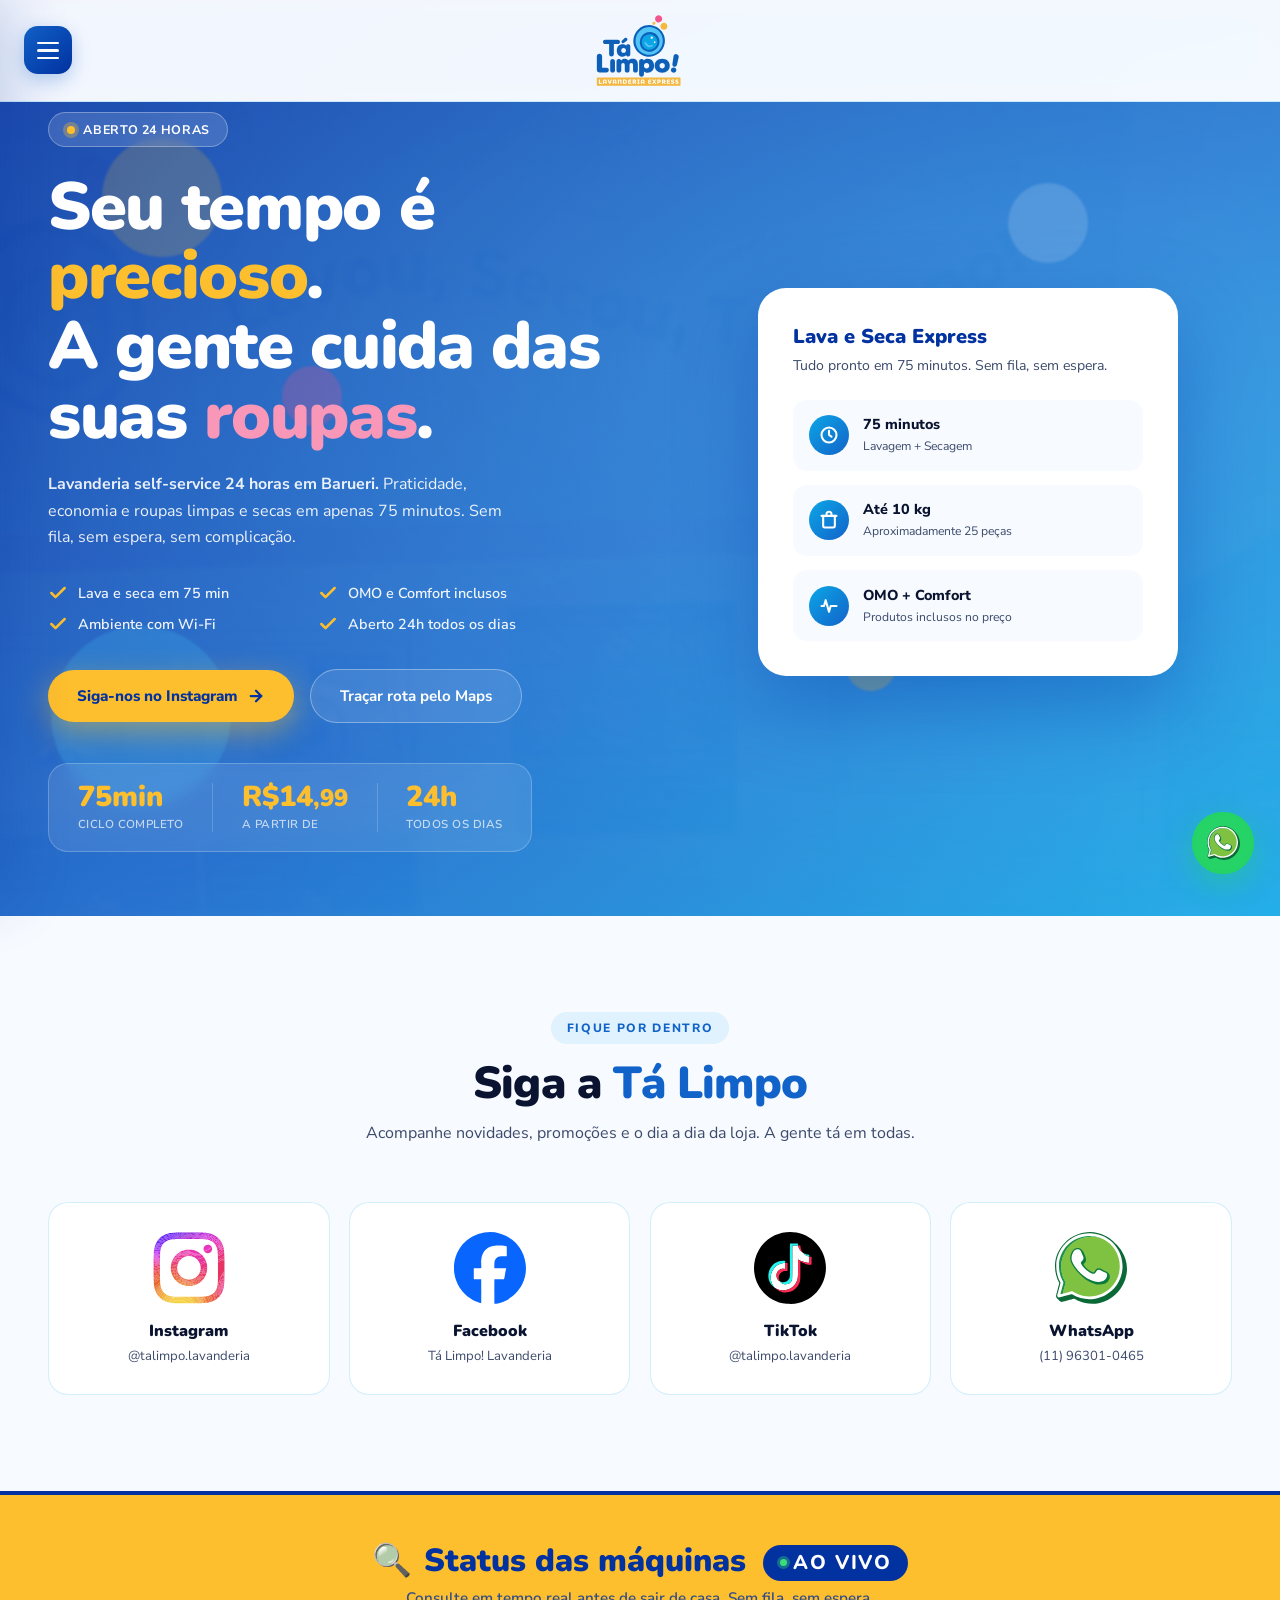
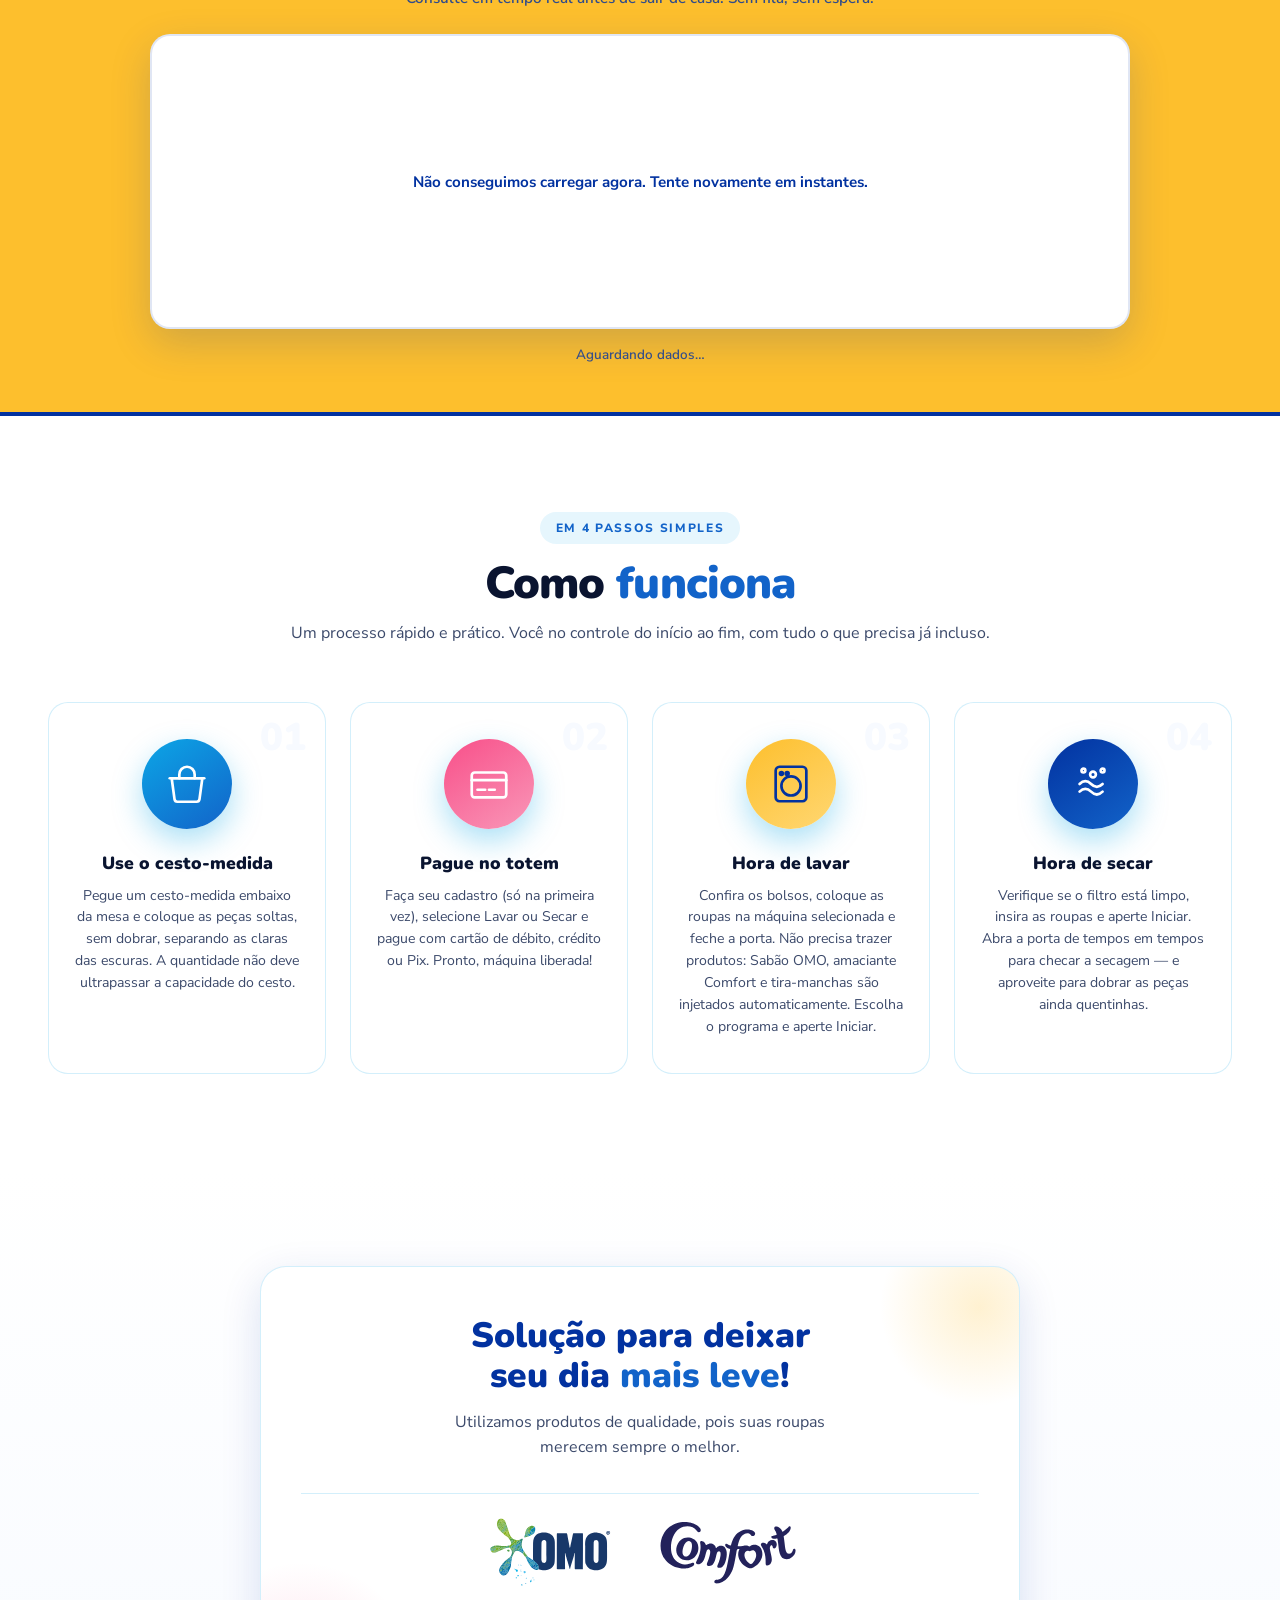
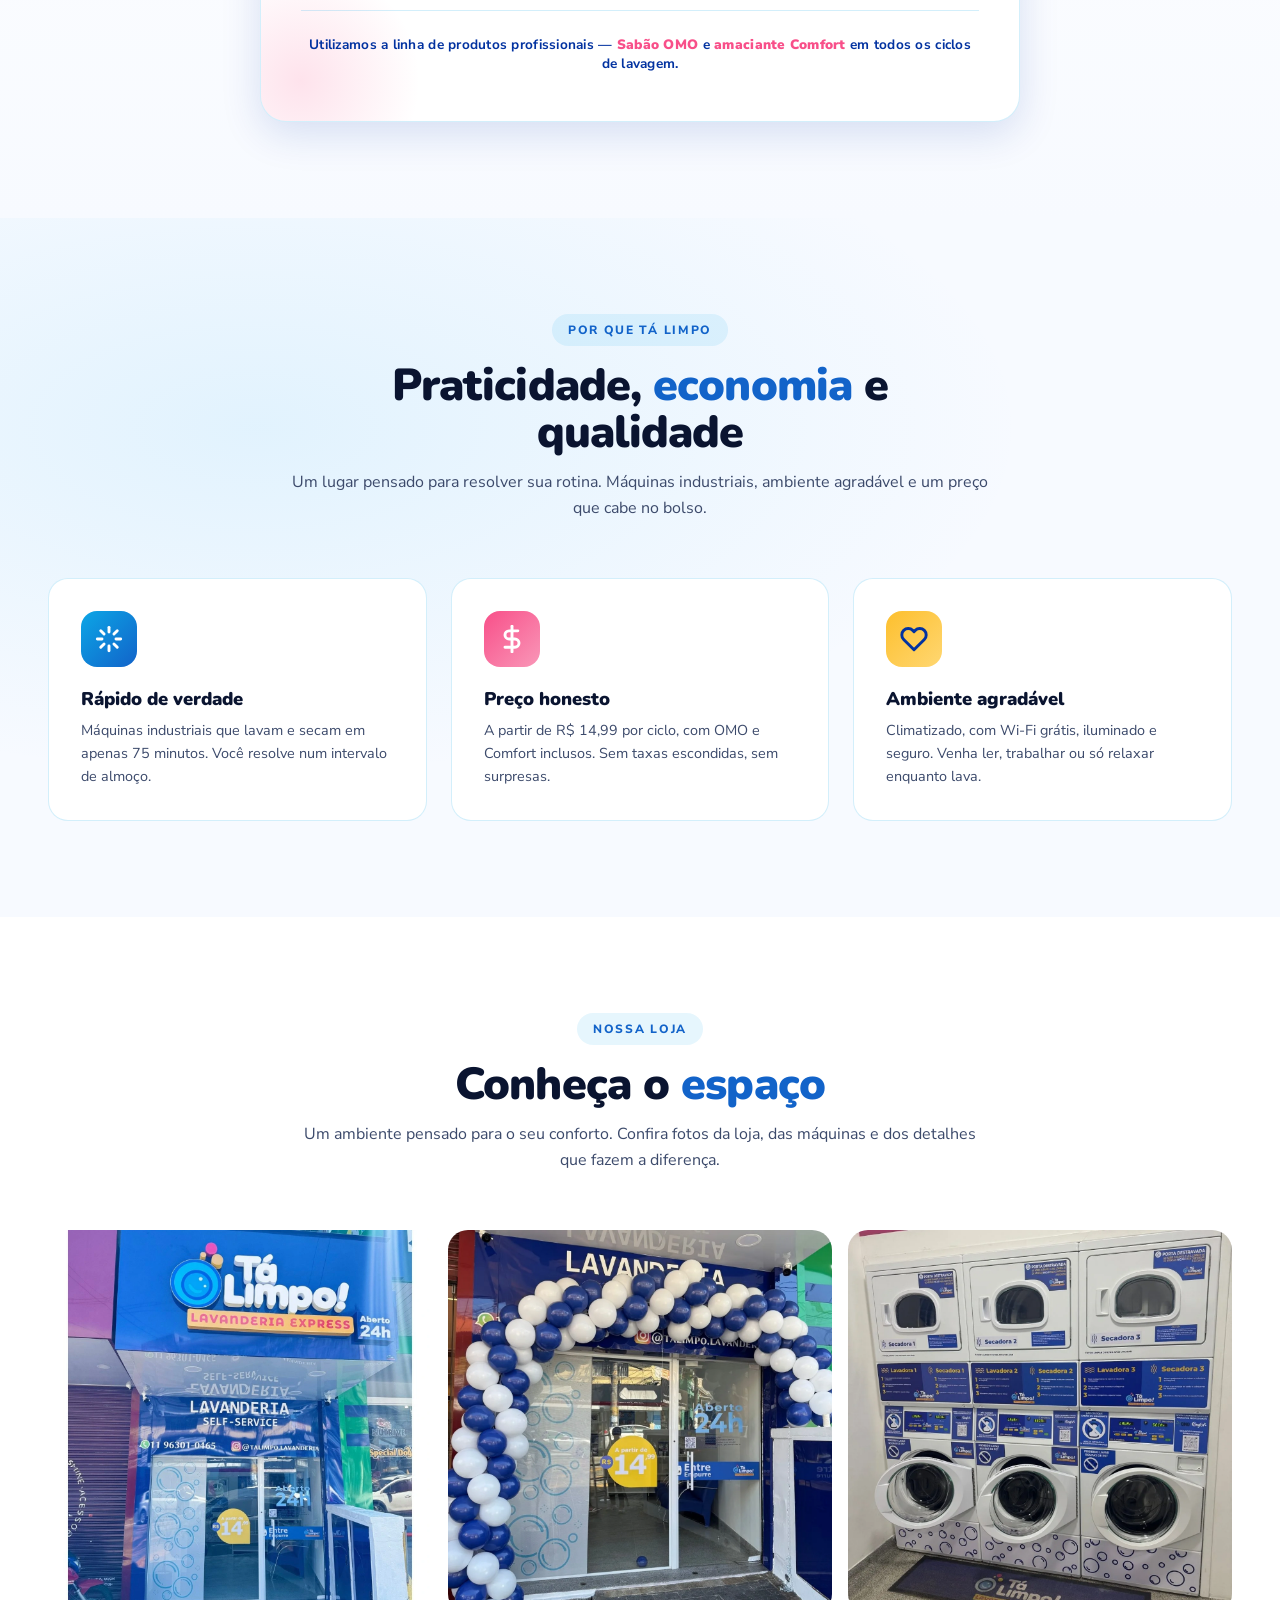
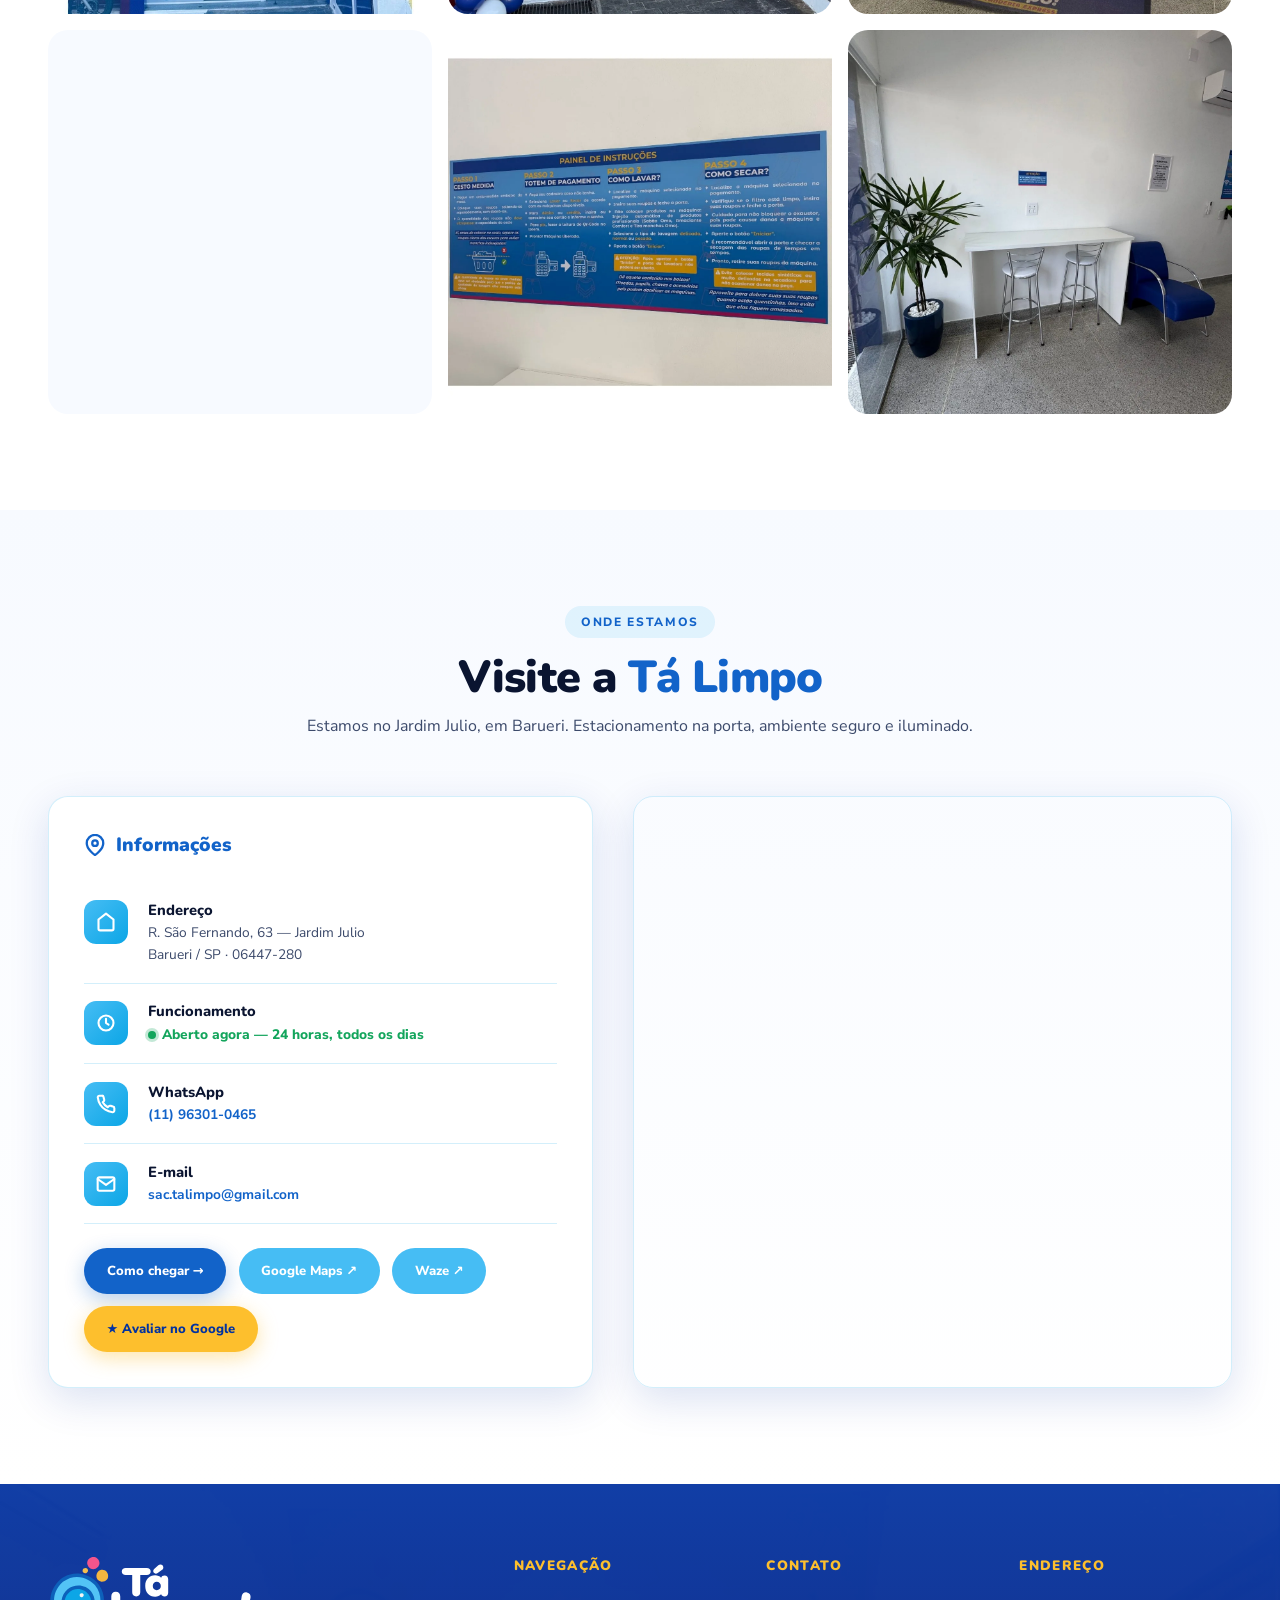
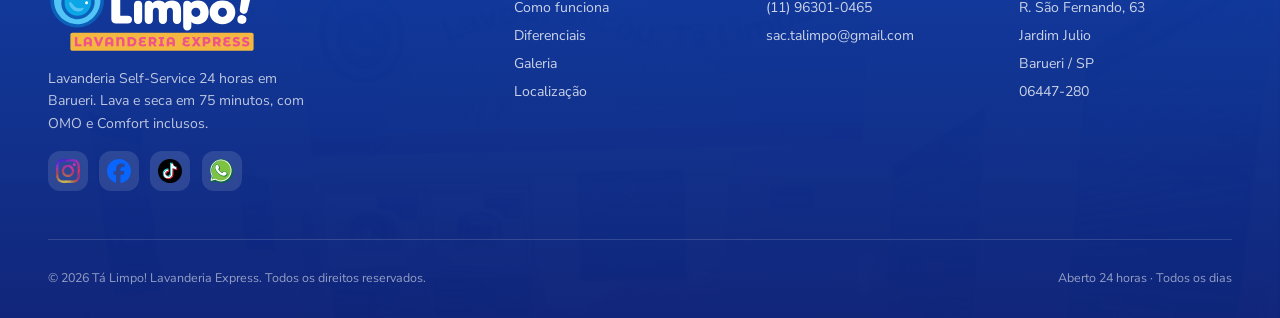
<file: index.html>
<!DOCTYPE html>
<html lang="pt-BR">
<head>
<!-- Google Tag Manager -->
<script>(function(w,d,s,l,i){w[l]=w[l]||[];w[l].push({'gtm.start':
new Date().getTime(),event:'gtm.js'});var f=d.getElementsByTagName(s)[0],
j=d.createElement(s),dl=l!='dataLayer'?'&l='+l:'';j.async=true;j.src=
'https://www.googletagmanager.com/gtm.js?id='+i+dl;f.parentNode.insertBefore(j,f);
})(window,document,'script','dataLayer','GTM-MZMJJGGP');</script>
<!-- End Google Tag Manager -->
<meta charset="UTF-8">
<meta name="viewport" content="width=device-width, initial-scale=1.0">
<title>Lavanderia 24h em Barueri · Lava e Seca 75min | Tá Limpo!</title>
<meta name="description" content="Lavanderia self-service 24 horas em Barueri. Lava e seca em 75 minutos, a partir de R$ 14,99 com OMO e Comfort inclusos. R. São Fernando, 63 — Jardim Julio.">
<meta name="keywords" content="lavanderia Barueri, lavanderia 24 horas Barueri, lavanderia self-service Barueri, lava e seca Barueri, lavanderia Jardim Julio, lavanderia automática Barueri">
<meta name="author" content="Tá Limpo! Lavanderia Express">
<meta name="robots" content="index,follow,max-image-preview:large,max-snippet:-1">
<meta name="googlebot" content="index,follow">
<meta name="msvalidate.01" content="6B1655C818D2E38071D61E00A2EA4F2D">
<meta name="geo.region" content="BR-SP">
<meta name="geo.placename" content="Barueri">
<meta name="geo.position" content="-23.510800;-46.876200">
<meta name="ICBM" content="-23.510800, -46.876200">
<meta name="theme-color" content="#0232A0">
<link rel="canonical" href="https://talimpolavanderia.com/">

<meta property="og:type" content="website">
<meta property="og:locale" content="pt_BR">
<meta property="og:title" content="Lavanderia 24h em Barueri · Lava e Seca 75min | Tá Limpo!">
<meta property="og:description" content="Lavanderia self-service 24h em Barueri. Lava e seca em 75 minutos a partir de R$ 14,99, com OMO e Comfort inclusos.">
<meta property="og:url" content="https://talimpolavanderia.com/">
<meta property="og:image" content="https://talimpolavanderia.com/assets/img/og-image.jpg">
<meta property="og:image:secure_url" content="https://talimpolavanderia.com/assets/img/og-image.jpg">
<meta property="og:image:type" content="image/jpeg">
<meta property="og:image:width" content="1200">
<meta property="og:image:height" content="630">
<meta property="og:image:alt" content="Tá Limpo! Lavanderia Express — Lavanderia self-service 24h em Barueri, SP">
<meta property="og:site_name" content="Tá Limpo! Lavanderia Express">
<meta name="twitter:card" content="summary_large_image">
<meta name="twitter:title" content="Lavanderia 24h em Barueri · Lava e Seca 75min | Tá Limpo!">
<meta name="twitter:description" content="Lavanderia self-service 24h em Barueri. Lava e seca em 75 minutos a partir de R$ 14,99.">
<meta name="twitter:image" content="https://talimpolavanderia.com/assets/img/og-image.jpg">
<meta name="twitter:image:alt" content="Tá Limpo! Lavanderia Express — Barueri, SP">

<!-- Google Analytics 4 / Google Ads -->
<script async src="https://www.googletagmanager.com/gtag/js?id=G-WPXV25EYV2"></script>
<script>
  window.dataLayer = window.dataLayer || [];
  function gtag(){dataLayer.push(arguments);}
  gtag('js', new Date());
  gtag('config', 'G-WPXV25EYV2');
  gtag('config', 'AW-17784691297');
</script>

<link rel="icon" type="image/svg+xml" href="assets/img/logo_favicon.svg">
<link rel="preconnect" href="https://fonts.googleapis.com">
<link rel="preconnect" href="https://fonts.gstatic.com" crossorigin>
<link href="https://fonts.googleapis.com/css2?family=Nunito:wght@600;700;800;900&family=Nunito+Sans:wght@400;600;700&display=swap" rel="stylesheet">
<link rel="stylesheet" href="assets/css/styles.css">

<script type="application/ld+json">
{
  "@context":"https://schema.org",
  "@type":"LaundryOrDryCleaner",
  "@id":"https://talimpolavanderia.com/#business",
  "name":"Tá Limpo! Lavanderia Express",
  "alternateName":"Tá Limpo Lavanderia",
  "description":"Lavanderia self-service 24 horas em Barueri. Lava e seca em 75 minutos, a partir de R$ 14,99, com sabão OMO e amaciante Comfort inclusos em todos os ciclos.",
  "image":["https://talimpolavanderia.com/assets/img/og-image.jpg"],
  "logo":"https://talimpolavanderia.com/assets/img/logo.svg",
  "url":"https://talimpolavanderia.com/",
  "telephone":"+5511963010465",
  "email":"sac.talimpo@gmail.com",
  "priceRange":"R$ 14,99 - R$ 40",
  "currenciesAccepted":"BRL",
  "paymentAccepted":"Cartão de crédito, Cartão de débito, Pix, Dinheiro",
  "address":{
    "@type":"PostalAddress",
    "streetAddress":"R. São Fernando, 63 — Jardim Julio",
    "addressLocality":"Barueri",
    "addressRegion":"SP",
    "postalCode":"06447-280",
    "addressCountry":"BR"
  },
  "geo":{
    "@type":"GeoCoordinates",
    "latitude":-23.510800,
    "longitude":-46.876200
  },
  "hasMap":"https://maps.app.goo.gl/cfELwEdqwDoE9mcN9",
  "areaServed":[
    {"@type":"City","name":"Barueri"},
    {"@type":"City","name":"Alphaville"},
    {"@type":"City","name":"Carapicuíba"},
    {"@type":"City","name":"Santana de Parnaíba"}
  ],
  "openingHoursSpecification":[{
    "@type":"OpeningHoursSpecification",
    "dayOfWeek":["Monday","Tuesday","Wednesday","Thursday","Friday","Saturday","Sunday"],
    "opens":"00:00",
    "closes":"23:59"
  }],
  "makesOffer":[
    {
      "@type":"Offer",
      "name":"Lava e Seca Express",
      "description":"Ciclo completo de lavagem e secagem em 75 minutos, até 10 kg de roupas, com OMO e Comfort inclusos.",
      "price":"14.99",
      "priceCurrency":"BRL"
    }
  ],
  "sameAs":[
    "https://instagram.com/talimpo.lavanderia",
    "https://facebook.com/talimpo.lavanderia",
    "https://tiktok.com/@talimpo.lavanderia"
  ]
}
</script>
<script type="application/ld+json">
{
  "@context":"https://schema.org",
  "@type":"FAQPage",
  "mainEntity":[
    {
      "@type":"Question",
      "name":"Qual o horário de funcionamento da Tá Limpo Lavanderia?",
      "acceptedAnswer":{"@type":"Answer","text":"A Tá Limpo! Lavanderia Express funciona 24 horas por dia, todos os dias da semana, incluindo feriados. O self-service fica aberto ininterruptamente na R. São Fernando, 63 — Jardim Julio, Barueri/SP."}
    },
    {
      "@type":"Question",
      "name":"Quanto tempo leva para lavar e secar as roupas?",
      "acceptedAnswer":{"@type":"Answer","text":"O ciclo completo de lavagem e secagem leva aproximadamente 75 minutos. As máquinas industriais comportam até 10 kg de roupa, cerca de 25 peças por carga."}
    },
    {
      "@type":"Question",
      "name":"Quanto custa lavar roupa na Tá Limpo Lavanderia?",
      "acceptedAnswer":{"@type":"Answer","text":"O ciclo começa em R$ 14,99 e já inclui sabão OMO e amaciante Comfort. Não há taxas escondidas nem necessidade de levar produtos de casa."}
    },
    {
      "@type":"Question",
      "name":"Preciso levar sabão ou amaciante?",
      "acceptedAnswer":{"@type":"Answer","text":"Não. Todos os ciclos já incluem sabão em pó OMO e amaciante Comfort profissionais, sem custo adicional. Basta trazer as roupas."}
    },
    {
      "@type":"Question",
      "name":"Como funciona o pagamento na lavanderia self-service?",
      "acceptedAnswer":{"@type":"Answer","text":"O pagamento é feito diretamente no totem de autoatendimento da loja. Aceitamos cartão de crédito, débito, Pix e dinheiro."}
    },
    {
      "@type":"Question",
      "name":"Posso consultar se tem máquina disponível antes de ir?",
      "acceptedAnswer":{"@type":"Answer","text":"Sim. É possível consultar a disponibilidade das lavadoras e secadoras em tempo real pelo rastreador online antes de sair de casa, evitando filas."}
    }
  ]
}
</script>
<script type="application/ld+json">
{
  "@context":"https://schema.org",
  "@type":"WebSite",
  "@id":"https://talimpolavanderia.com/#website",
  "url":"https://talimpolavanderia.com/",
  "name":"Tá Limpo! Lavanderia Express",
  "inLanguage":"pt-BR",
  "publisher":{"@id":"https://talimpolavanderia.com/#business"}
}
</script>
</head>
<body>
<!-- Google Tag Manager (noscript) -->
<noscript><iframe src="https://www.googletagmanager.com/ns.html?id=GTM-MZMJJGGP"
height="0" width="0" style="display:none;visibility:hidden"></iframe></noscript>
<!-- End Google Tag Manager (noscript) -->
  
<!-- NAV -->
<nav>
  <button class="nav-toggle" aria-label="Abrir menu" aria-expanded="false" aria-controls="nav-drawer">
    <span></span>
    <span></span>
    <span></span>
  </button>
  <a href="#hero" class="nav-logo" aria-label="Tá Limpo Lavanderia - página inicial"><img src="assets/img/logo_empe.svg" alt="Tá Limpo! Lavanderia Express — Barueri" width="220" height="72" fetchpriority="high"></a>
</nav>
<aside class="nav-drawer" id="nav-drawer" aria-hidden="true" aria-label="Menu principal">
  <div class="nav-drawer-header">
    <div>
      <div class="drawer-kicker">Tá Limpo!</div>
      <div class="drawer-title">Lavanderia 24h</div>
    </div>
  </div>
  <ul class="nav-drawer-links">
    <li><a href="#como">Como funciona</a></li>
    <li><a href="#produtos">Produtos</a></li>
    <li><a href="#valores">Diferenciais</a></li>
    <li><a href="#galeria">Galeria</a></li>
    <li><a href="#local">Localização</a></li>
    <li><a href="/como-chegar/">Como chegar</a></li>
    <li><a href="https://wa.me/5511963010465" target="_blank" rel="noopener" class="pill-wpp">Falar no WhatsApp</a></li>
  </ul>
  <div class="nav-drawer-foot">
    <strong>R. São Fernando, 63</strong>
    Jardim Julio · Barueri/SP<br>
    Aberto 24h · todos os dias
  </div>
</aside>
<div class="nav-backdrop" aria-hidden="true"></div>

<!-- HERO -->
<header id="hero" aria-label="Apresentação Tá Limpo Lavanderia">
  <span class="bubble b1"></span><span class="bubble b2"></span><span class="bubble b3"></span>
  <span class="bubble b4"></span><span class="bubble b5"></span>

  <div class="hero-content">
    <div class="hero-tag"><span class="dot"></span> Aberto 24 Horas</div>
    <h1 class="font-head">Seu tempo é <span class="hl">precioso</span>.<br>A gente cuida das<br>suas <span class="hl-pink">roupas</span>.</h1>
    <p class="hero-lede"><strong>Lavanderia self-service 24 horas em Barueri.</strong> Praticidade, economia e roupas limpas e secas em apenas 75 minutos. Sem fila, sem espera, sem complicação.</p>

    <ul class="hero-bullets">
      <li>
        <svg viewBox="0 0 24 24" fill="none" stroke="currentColor" stroke-width="2.5" stroke-linecap="round" stroke-linejoin="round"><polyline points="20 6 9 17 4 12"/></svg>
        Lava e seca em 75 min
      </li>
      <li>
        <svg viewBox="0 0 24 24" fill="none" stroke="currentColor" stroke-width="2.5" stroke-linecap="round" stroke-linejoin="round"><polyline points="20 6 9 17 4 12"/></svg>
        OMO e Comfort inclusos
      </li>
      <li>
        <svg viewBox="0 0 24 24" fill="none" stroke="currentColor" stroke-width="2.5" stroke-linecap="round" stroke-linejoin="round"><polyline points="20 6 9 17 4 12"/></svg>
        Ambiente com Wi-Fi
      </li>
      <li>
        <svg viewBox="0 0 24 24" fill="none" stroke="currentColor" stroke-width="2.5" stroke-linecap="round" stroke-linejoin="round"><polyline points="20 6 9 17 4 12"/></svg>
        Aberto 24h todos os dias
      </li>
    </ul>

    <div class="cta-row">
      <a href="https://instagram.com/talimpo.lavanderia" target="_blank" rel="noopener" class="btn-primary">Siga-nos no Instagram
        <svg width="18" height="18" viewBox="0 0 24 24" fill="none" stroke="currentColor" stroke-width="3" stroke-linecap="round" stroke-linejoin="round"><line x1="5" y1="12" x2="19" y2="12"/><polyline points="12 5 19 12 12 19"/></svg>
      </a>
      <a href="https://maps.app.goo.gl/cfELwEdqwDoE9mcN9" target="_blank" rel="noopener" class="btn-ghost">Traçar rota pelo Maps</a>
    </div>

    <div class="hero-stats">
      <div class="hs"><div class="n">75min</div><div class="l">Ciclo completo</div></div>
      <div class="hs"><div class="n">R$14<small>,99</small></div><div class="l">A partir de</div></div>
      <div class="hs"><div class="n">24h</div><div class="l">Todos os dias</div></div>
    </div>
  </div>

  <div class="hero-visual">
    <div class="hero-card">
      <h3>Lava e Seca Express</h3>
      <p>Tudo pronto em 75 minutos. Sem fila, sem espera.</p>
      <div class="metric-list">
        <div class="metric">
          <div class="ic">
            <svg width="20" height="20" viewBox="0 0 24 24" fill="none" stroke="currentColor" stroke-width="2.5" stroke-linecap="round" stroke-linejoin="round"><circle cx="12" cy="12" r="9"/><polyline points="12 7 12 12 15 14"/></svg>
          </div>
          <div><strong>75 minutos</strong><span>Lavagem + Secagem</span></div>
        </div>
        <div class="metric">
          <div class="ic">
            <svg width="20" height="20" viewBox="0 0 24 24" fill="none" stroke="currentColor" stroke-width="2.5" stroke-linecap="round" stroke-linejoin="round"><path d="M3 7h18"/><path d="M5 7v12a2 2 0 0 0 2 2h10a2 2 0 0 0 2-2V7"/><path d="M9 7V5a3 3 0 0 1 6 0v2"/></svg>
          </div>
          <div><strong>Até 10 kg</strong><span>Aproximadamente 25 peças</span></div>
        </div>
        <div class="metric">
          <div class="ic">
            <svg width="20" height="20" viewBox="0 0 24 24" fill="none" stroke="currentColor" stroke-width="2.5" stroke-linecap="round" stroke-linejoin="round"><path d="M3 12h3l2-7 4 14 2-7h7"/></svg>
          </div>
          <div><strong>OMO + Comfort</strong><span>Produtos inclusos no preço</span></div>
        </div>
      </div>
    </div>
  </div>
</header>

<!-- REDES SOCIAIS -->
<section id="redes">
  <div class="wrap">
    <div class="section-head reveal">
      <span class="section-kicker">Fique por dentro</span>
      <h2 class="section-title font-head">Siga a <em>Tá Limpo</em></h2>
      <p class="section-sub">Acompanhe novidades, promoções e o dia a dia da loja. A gente tá em todas.</p>
    </div>
    <div class="social-grid">
      <a href="https://instagram.com/talimpo.lavanderia" target="_blank" rel="noopener" class="social-card instagram reveal">
        <img src="assets/img/Instagram.svg" alt="Instagram Tá Limpo Lavanderia" width="56" height="56" loading="lazy" decoding="async">
        <h3>Instagram</h3>
        <p>@talimpo.lavanderia</p>
      </a>
      <a href="https://facebook.com/talimpo.lavanderia" target="_blank" rel="noopener" class="social-card facebook reveal">
        <img src="assets/img/Facebook.svg" alt="Facebook Tá Limpo Lavanderia" width="56" height="56" loading="lazy" decoding="async">
        <h3>Facebook</h3>
        <p>Tá Limpo! Lavanderia</p>
      </a>
      <a href="https://tiktok.com/@talimpo.lavanderia" target="_blank" rel="noopener" class="social-card tiktok reveal">
        <img src="assets/img/Tiktok.svg" alt="TikTok Tá Limpo Lavanderia" width="56" height="56" loading="lazy" decoding="async">
        <h3>TikTok</h3>
        <p>@talimpo.lavanderia</p>
      </a>
      <a href="https://wa.me/5511963010465" class="social-card whatsapp reveal">
        <img src="assets/img/WZP.svg" alt="WhatsApp Tá Limpo Lavanderia" width="56" height="56" loading="lazy" decoding="async">
        <h3>WhatsApp</h3>
        <p>(11) 96301-0465</p>
      </a>
    </div>
  </div>
</section>

<!-- DISPONIBILIDADE -->
<section id="avail" aria-label="Disponibilidade de máquinas">
  <div class="wrap">
    <div class="avail-head reveal">
      <h2>Status das máquinas <span class="live-pill"><span class="live-dot"></span> ao vivo</span></h2>
      <p>Consulte em tempo real antes de sair de casa. Sem fila, sem espera.</p>
    </div>

    <div class="machines-panel reveal" id="machines-panel" aria-live="polite" aria-busy="true">
      <div class="machines-loading">
        <span class="spinner" aria-hidden="true"></span>
        Carregando status das máquinas…
      </div>
    </div>

    <p class="avail-foot reveal">
      <span id="machines-updated">Aguardando dados…</span>
    </p>
  </div>
</section>

<!-- COMO FUNCIONA -->
<section id="como">
  <div class="wrap">
    <div class="section-head reveal">
      <span class="section-kicker">Em 4 passos simples</span>
      <h2 class="section-title font-head">Como <em>funciona</em></h2>
      <p class="section-sub">Um processo rápido e prático. Você no controle do início ao fim, com tudo o que precisa já incluso.</p>
    </div>
    <div class="steps">
      <div class="step reveal">
        <div class="step-num">01</div>
        <div class="step-icon">
          <svg viewBox="0 0 48 48" fill="none" stroke="currentColor" stroke-width="2.8" stroke-linecap="round" stroke-linejoin="round">
            <path d="M8 18h32l-3 22a3 3 0 0 1-3 2.5H14a3 3 0 0 1-3-2.5z"/>
            <path d="M16 18v-4a8 8 0 0 1 16 0v4"/>
            <line x1="6" y1="18" x2="42" y2="18"/>
          </svg>
        </div>
        <h3>Use o cesto-medida</h3>
        <p>Pegue um cesto-medida embaixo da mesa e coloque as peças soltas, sem dobrar, separando as claras das escuras. A quantidade não deve ultrapassar a capacidade do cesto.</p>
      </div>
      <div class="step reveal">
        <div class="step-num">02</div>
        <div class="step-icon">
          <svg viewBox="0 0 48 48" fill="none" stroke="currentColor" stroke-width="2.8" stroke-linecap="round" stroke-linejoin="round">
            <rect x="6" y="12" width="36" height="26" rx="3"/>
            <line x1="6" y1="20" x2="42" y2="20"/>
            <line x1="12" y1="30" x2="20" y2="30"/>
            <line x1="24" y1="30" x2="30" y2="30"/>
          </svg>
        </div>
        <h3>Pague no totem</h3>
        <p>Faça seu cadastro (só na primeira vez), selecione Lavar ou Secar e pague com cartão de débito, crédito ou Pix. Pronto, máquina liberada!</p>
      </div>
      <div class="step reveal">
        <div class="step-num">03</div>
        <div class="step-icon">
          <svg viewBox="0 0 48 48" fill="none" stroke="currentColor" stroke-width="2.8" stroke-linecap="round" stroke-linejoin="round">
            <rect x="8" y="6" width="32" height="36" rx="4"/>
            <circle cx="24" cy="26" r="10"/>
            <circle cx="14" cy="13" r="1.5" fill="currentColor"/>
            <circle cx="20" cy="13" r="1.5" fill="currentColor"/>
          </svg>
        </div>
        <h3>Hora de lavar</h3>
        <p>Confira os bolsos, coloque as roupas na máquina selecionada e feche a porta. Não precisa trazer produtos: Sabão OMO, amaciante Comfort e tira-manchas são injetados automaticamente. Escolha o programa e aperte Iniciar.</p>
      </div>
      <div class="step reveal">
        <div class="step-num">04</div>
        <div class="step-icon">
          <svg viewBox="0 0 48 48" fill="none" stroke="currentColor" stroke-width="2.8" stroke-linecap="round" stroke-linejoin="round">
            <path d="M10 24c4-4 8-4 12 0s8 4 12 0"/>
            <path d="M10 32c4-4 8-4 12 0s8 4 12 0"/>
            <circle cx="24" cy="14" r="3"/>
            <circle cx="34" cy="10" r="2"/>
            <circle cx="14" cy="10" r="2"/>
          </svg>
        </div>
        <h3>Hora de secar</h3>
        <p>Verifique se o filtro está limpo, insira as roupas e aperte Iniciar. Abra a porta de tempos em tempos para checar a secagem — e aproveite para dobrar as peças ainda quentinhas.</p>
      </div>
    </div>
  </div>
</section>

<!-- PRODUTOS OMO + COMFORT -->
<section id="produtos">
  <div class="wrap">
    <div class="prod-card reveal">
      <h2>Solução para deixar<br>seu dia <em>mais leve</em>!</h2>
      <p class="prod-lede">Utilizamos produtos de qualidade, pois suas roupas merecem sempre o melhor.</p>
      <div class="prod-logos">
        <img src="assets/img/omo.svg" alt="Sabão em pó OMO" width="120" height="60" loading="lazy" decoding="async">
        <img src="assets/img/comfort.svg" alt="Amaciante Comfort" width="120" height="60" loading="lazy" decoding="async">
      </div>
      <span class="prod-note">Utilizamos a linha de produtos profissionais — <strong>Sabão OMO</strong> e <strong>amaciante Comfort</strong> em todos os ciclos de lavagem.</span>
    </div>
  </div>
</section>

<!-- DIFERENCIAIS -->
<section id="valores">
  <div class="wrap">
    <div class="section-head reveal">
      <span class="section-kicker">Por que Tá Limpo</span>
      <h2 class="section-title font-head">Praticidade, <em>economia</em> e qualidade</h2>
      <p class="section-sub">Um lugar pensado para resolver sua rotina. Máquinas industriais, ambiente agradável e um preço que cabe no bolso.</p>
    </div>
    <div class="valores-grid">
      <div class="valor-card reveal">
        <div class="valor-ic">
          <svg width="28" height="28" viewBox="0 0 24 24" fill="none" stroke="currentColor" stroke-width="2.5" stroke-linecap="round" stroke-linejoin="round"><path d="M12 2v4"/><path d="M12 18v4"/><path d="M4.93 4.93l2.83 2.83"/><path d="M16.24 16.24l2.83 2.83"/><path d="M2 12h4"/><path d="M18 12h4"/><path d="M4.93 19.07l2.83-2.83"/><path d="M16.24 7.76l2.83-2.83"/></svg>
        </div>
        <h3>Rápido de verdade</h3>
        <p>Máquinas industriais que lavam e secam em apenas 75 minutos. Você resolve num intervalo de almoço.</p>
      </div>
      <div class="valor-card reveal">
        <div class="valor-ic">
          <svg width="28" height="28" viewBox="0 0 24 24" fill="none" stroke="currentColor" stroke-width="2.5" stroke-linecap="round" stroke-linejoin="round"><line x1="12" y1="1" x2="12" y2="23"/><path d="M17 5H9.5a3.5 3.5 0 0 0 0 7h5a3.5 3.5 0 0 1 0 7H6"/></svg>
        </div>
        <h3>Preço honesto</h3>
        <p>A partir de R$ 14,99 por ciclo, com OMO e Comfort inclusos. Sem taxas escondidas, sem surpresas.</p>
      </div>
      <div class="valor-card reveal">
        <div class="valor-ic">
          <svg width="28" height="28" viewBox="0 0 24 24" fill="none" stroke="currentColor" stroke-width="2.5" stroke-linecap="round" stroke-linejoin="round"><path d="M20.84 4.61a5.5 5.5 0 0 0-7.78 0L12 5.67l-1.06-1.06a5.5 5.5 0 0 0-7.78 7.78l1.06 1.06L12 21.23l7.78-7.78 1.06-1.06a5.5 5.5 0 0 0 0-7.78z"/></svg>
        </div>
        <h3>Ambiente agradável</h3>
        <p>Climatizado, com Wi-Fi grátis, iluminado e seguro. Venha ler, trabalhar ou só relaxar enquanto lava.</p>
      </div>
    </div>
  </div>
</section>

<!-- GALERIA -->
<section id="galeria">
  <div class="wrap">
    <div class="section-head reveal">
      <span class="section-kicker">Nossa loja</span>
      <h2 class="section-title font-head">Conheça o <em>espaço</em></h2>
      <p class="section-sub">Um ambiente pensado para o seu conforto. Confira fotos da loja, das máquinas e dos detalhes que fazem a diferença.</p>
    </div>
    <div class="gallery-grid">
      <div class="gal-item reveal">
        <img src="assets/img/fotos/fachada-talimpo-lavanderia-barueri.webp" alt="Fachada da Tá Limpo! Lavanderia Express com logo em destaque — R. São Fernando, 63, Jardim Julio, Barueri/SP" width="1200" height="1200" loading="lazy" decoding="async">
      </div>
      <div class="gal-item reveal">
        <img src="assets/img/fotos/inauguracao-lavanderia-jardim-julio.webp" alt="Inauguração da Tá Limpo! Lavanderia com arco de balões azuis e brancos no Jardim Julio, Barueri" width="1200" height="1200" loading="lazy" decoding="async">
      </div>
      <div class="gal-item reveal">
        <img src="assets/img/fotos/maquinas-lava-seca-talimpo.webp" alt="Três conjuntos de lavadoras e secadoras profissionais da Tá Limpo! Lavanderia em Barueri" width="1200" height="1200" loading="lazy" decoding="async">
      </div>
      <div class="gal-item reveal">
        <img src="assets/img/fotos/interior-lavanderia-conforto-barueri.webp" alt="Interior da Tá Limpo! Lavanderia com poltronas azuis, ar-condicionado e painel Lavou, Secou, Tá Limpo" width="1200" height="1200" loading="lazy" decoding="async">
      </div>
      <div class="gal-item reveal">
        <img src="assets/img/fotos/painel-instrucoes-como-lavar.webp" alt="Painel de instruções passo a passo de como usar a Tá Limpo! Lavanderia Express" width="1200" height="1200" loading="lazy" decoding="async">
      </div>
      <div class="gal-item reveal">
        <img src="assets/img/fotos/area-descanso-lavanderia.webp" alt="Área de descanso da Tá Limpo! Lavanderia com bancada branca, banquetas e planta decorativa" width="1200" height="1200" loading="lazy" decoding="async">
      </div>
    </div>
  </div>
</section>

<!-- LOCAL -->
<section id="local">
  <div class="wrap">
    <div class="section-head reveal">
      <span class="section-kicker">Onde estamos</span>
      <h2 class="section-title font-head">Visite a <em>Tá Limpo</em></h2>
      <p class="section-sub">Estamos no Jardim Julio, em Barueri. Estacionamento na porta, ambiente seguro e iluminado.</p>
    </div>
    <div class="local-grid">
      <div class="local-card reveal">
        <h3>
          <svg width="22" height="22" viewBox="0 0 24 24" fill="none" stroke="currentColor" stroke-width="2.5" stroke-linecap="round" stroke-linejoin="round"><path d="M21 10c0 7-9 13-9 13s-9-6-9-13a9 9 0 0 1 18 0z"/><circle cx="12" cy="10" r="3"/></svg>
          Informações
        </h3>
        <div class="local-row">
          <div class="local-ic">
            <svg width="20" height="20" viewBox="0 0 24 24" fill="none" stroke="currentColor" stroke-width="2.5" stroke-linecap="round" stroke-linejoin="round"><path d="M3 9l9-7 9 7v11a2 2 0 0 1-2 2H5a2 2 0 0 1-2-2z"/></svg>
          </div>
          <div><strong>Endereço</strong><span>R. São Fernando, 63 — Jardim Julio<br>Barueri / SP · 06447-280</span></div>
        </div>
        <div class="local-row">
          <div class="local-ic">
            <svg width="20" height="20" viewBox="0 0 24 24" fill="none" stroke="currentColor" stroke-width="2.5" stroke-linecap="round" stroke-linejoin="round"><circle cx="12" cy="12" r="9"/><polyline points="12 7 12 12 15 14"/></svg>
          </div>
          <div><strong>Funcionamento</strong><span class="live">Aberto agora — 24 horas, todos os dias</span></div>
        </div>
        <div class="local-row">
          <div class="local-ic">
            <svg width="20" height="20" viewBox="0 0 24 24" fill="none" stroke="currentColor" stroke-width="2.5" stroke-linecap="round" stroke-linejoin="round"><path d="M22 16.92v3a2 2 0 0 1-2.18 2 19.79 19.79 0 0 1-8.63-3.07 19.5 19.5 0 0 1-6-6 19.79 19.79 0 0 1-3.07-8.67A2 2 0 0 1 4.11 2h3a2 2 0 0 1 2 1.72 12.84 12.84 0 0 0 .7 2.81 2 2 0 0 1-.45 2.11L8.09 9.91a16 16 0 0 0 6 6l1.27-1.27a2 2 0 0 1 2.11-.45 12.84 12.84 0 0 0 2.81.7A2 2 0 0 1 22 16.92z"/></svg>
          </div>
          <div><strong>WhatsApp</strong><a href="https://wa.me/5511963010465">(11) 96301-0465</a></div>
        </div>
        <div class="local-row">
          <div class="local-ic">
            <svg width="20" height="20" viewBox="0 0 24 24" fill="none" stroke="currentColor" stroke-width="2.5" stroke-linecap="round" stroke-linejoin="round"><path d="M4 4h16c1.1 0 2 .9 2 2v12c0 1.1-.9 2-2 2H4c-1.1 0-2-.9-2-2V6c0-1.1.9-2 2-2z"/><polyline points="22,6 12,13 2,6"/></svg>
          </div>
          <div><strong>E-mail</strong><a href="mailto:sac.talimpo@gmail.com">sac.talimpo@gmail.com</a></div>
        </div>
        <div class="route-btns">
          <a href="/como-chegar/" class="rbtn rbtn-blue">Como chegar →</a>
          <a href="https://maps.app.goo.gl/cfELwEdqwDoE9mcN9" target="_blank" rel="noopener" class="rbtn rbtn-waze">Google Maps ↗</a>
          <a href="https://waze.com/ul/h6gydj1kk6" target="_blank" rel="noopener" class="rbtn rbtn-waze">Waze ↗</a>
          <a href="https://g.page/r/CWrmbtEFa80UEBM/review" target="_blank" rel="noopener" class="rbtn rbtn-review">★ Avaliar no Google</a>
        </div>
      </div>
      <div class="map-frame reveal">
        <iframe title="Mapa Tá Limpo" src="https://maps.google.com/maps?q=R.+S%C3%A3o+Fernando,+63+-+Jardim+Julio,+Barueri+-+SP&output=embed" allowfullscreen loading="lazy"></iframe>
      </div>
    </div>
  </div>
</section>

<!-- FOOTER -->
<footer>
  <div class="wrap">
    <div class="footer-grid">
      <div class="footer-brand">
        <img src="assets/img/logo_BR.svg" alt="Tá Limpo! Lavanderia Express — Barueri" width="240" height="96" loading="lazy" decoding="async">
        <p>Lavanderia Self-Service 24 horas em Barueri. Lava e seca em 75 minutos, com OMO e Comfort inclusos.</p>
        <div class="footer-socials">
          <a href="https://instagram.com/talimpo.lavanderia" target="_blank" rel="noopener me" aria-label="Instagram Tá Limpo Lavanderia"><img src="assets/img/Instagram.svg" alt="" width="32" height="32" loading="lazy" decoding="async"></a>
          <a href="https://facebook.com/talimpo.lavanderia" target="_blank" rel="noopener me" aria-label="Facebook Tá Limpo Lavanderia"><img src="assets/img/Facebook.svg" alt="" width="32" height="32" loading="lazy" decoding="async"></a>
          <a href="https://tiktok.com/@talimpo.lavanderia" target="_blank" rel="noopener me" aria-label="TikTok Tá Limpo Lavanderia"><img src="assets/img/Tiktok.svg" alt="" width="32" height="32" loading="lazy" decoding="async"></a>
          <a href="https://wa.me/5511963010465" aria-label="WhatsApp Tá Limpo Lavanderia"><img src="assets/img/WZP.svg" alt="" width="32" height="32" loading="lazy" decoding="async"></a>
        </div>
      </div>
      <div class="footer-col">
        <h4>Navegação</h4>
        <a href="#como">Como funciona</a>
        <a href="#valores">Diferenciais</a>
        <a href="#galeria">Galeria</a>
        <a href="#local">Localização</a>
      </div>
      <div class="footer-col">
        <h4>Contato</h4>
        <a href="https://wa.me/5511963010465">(11) 96301-0465</a>
        <a href="mailto:sac.talimpo@gmail.com">sac.talimpo@gmail.com</a>
      </div>
      <div class="footer-col">
        <h4>Endereço</h4>
        <p>R. São Fernando, 63<br>Jardim Julio<br>Barueri / SP<br>06447-280</p>
      </div>
    </div>
    <div class="footer-base">
      <span>&copy; 2026 Tá Limpo! Lavanderia Express. Todos os direitos reservados.</span>
      <span>Aberto 24 horas · Todos os dias</span>
    </div>
  </div>
</footer>

<a href="https://wa.me/5511963010465" class="wpp-float" aria-label="Fale no WhatsApp com a Tá Limpo Lavanderia">
  <img src="assets/img/WZP.svg" alt="" width="56" height="56" loading="lazy" decoding="async">
</a>

<script src="assets/js/main.js" defer></script>
</body>
</html>
</file>
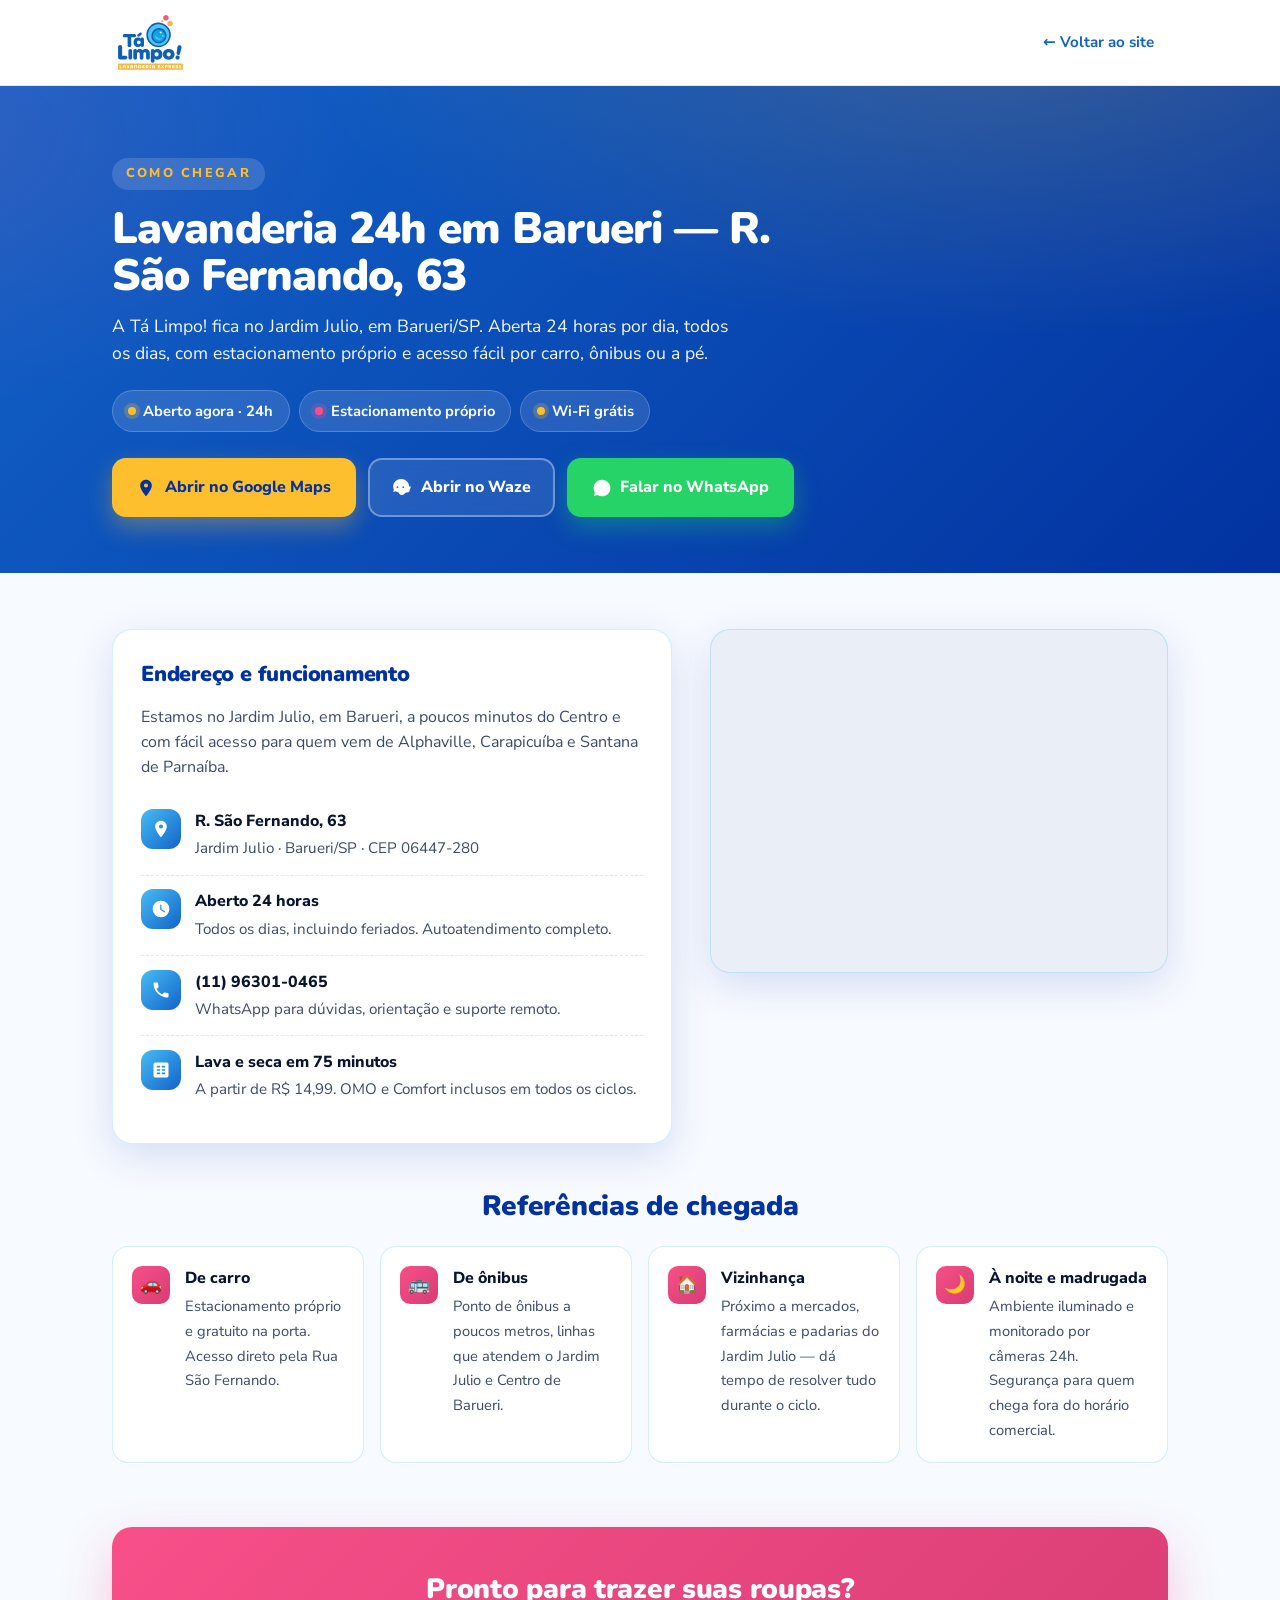
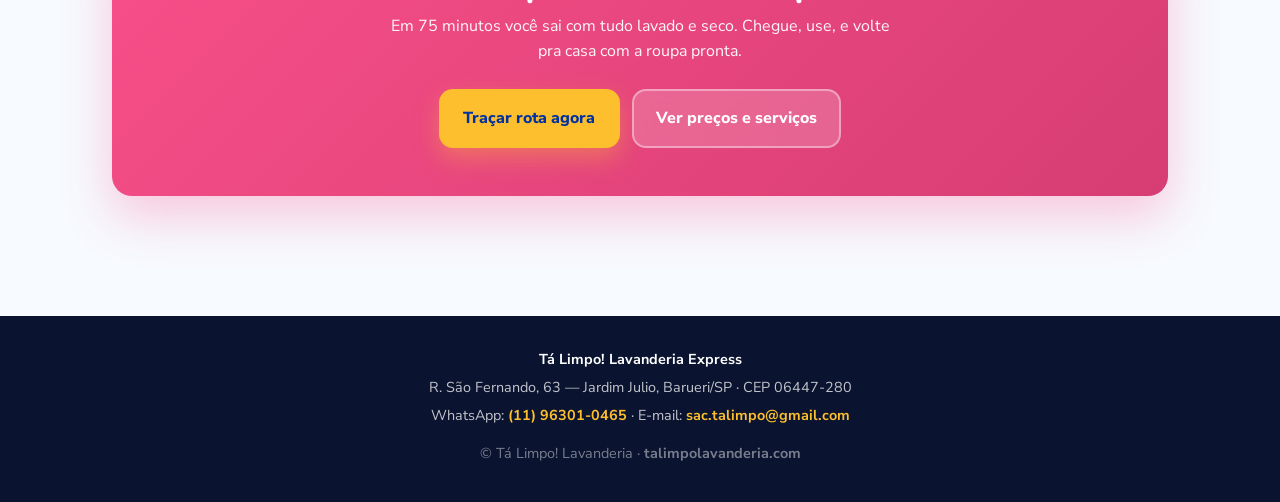
<file: como-chegar/index.html>
<!DOCTYPE html>
<html lang="pt-BR">
<head>
<meta charset="UTF-8">
<meta name="viewport" content="width=device-width, initial-scale=1.0">
<title>Como Chegar · Lavanderia 24h em Barueri | Tá Limpo!</title>
<meta name="description" content="Endereço, mapa e rota até a Tá Limpo! Lavanderia 24h em Barueri. R. São Fernando, 63 — Jardim Julio. Estacionamento próprio, aberto 24 horas, todos os dias.">
<meta name="keywords" content="lavanderia Barueri endereço, como chegar lavanderia Barueri, lavanderia Jardim Julio, rota lavanderia 24h Barueri">
<meta name="author" content="Tá Limpo! Lavanderia Express">
<meta name="robots" content="index,follow,max-image-preview:large">
<meta name="geo.region" content="BR-SP">
<meta name="geo.placename" content="Barueri">
<meta name="geo.position" content="-23.510800;-46.876200">
<meta name="ICBM" content="-23.510800, -46.876200">
<meta name="theme-color" content="#0232A0">
<link rel="canonical" href="https://talimpolavanderia.com/como-chegar/">

<meta property="og:type" content="website">
<meta property="og:locale" content="pt_BR">
<meta property="og:title" content="Como Chegar · Lavanderia 24h em Barueri | Tá Limpo!">
<meta property="og:description" content="Endereço, mapa e rota até a Tá Limpo! Lavanderia 24h em Barueri. R. São Fernando, 63 — Jardim Julio.">
<meta property="og:url" content="https://talimpolavanderia.com/como-chegar/">
<meta property="og:image" content="https://talimpolavanderia.com/assets/img/og-image.jpg">
<meta property="og:image:width" content="1200">
<meta property="og:image:height" content="630">
<meta property="og:site_name" content="Tá Limpo! Lavanderia Express">
<meta name="twitter:card" content="summary_large_image">
<meta name="twitter:title" content="Como Chegar · Tá Limpo! Lavanderia 24h em Barueri">
<meta name="twitter:description" content="R. São Fernando, 63 — Jardim Julio, Barueri. Aberto 24h.">
<meta name="twitter:image" content="https://talimpolavanderia.com/assets/img/og-image.jpg">

<!-- Google Analytics 4 / Google Ads -->
<script async src="https://www.googletagmanager.com/gtag/js?id=G-WPXV25EYV2"></script>
<script>
  window.dataLayer = window.dataLayer || [];
  function gtag(){dataLayer.push(arguments);}
  gtag('js', new Date());
  gtag('config', 'G-WPXV25EYV2');
  gtag('config', 'AW-17784691297');
</script>

<link rel="icon" type="image/svg+xml" href="/assets/img/logo_favicon.svg">
<link rel="preconnect" href="https://fonts.googleapis.com">
<link rel="preconnect" href="https://fonts.gstatic.com" crossorigin>
<link href="https://fonts.googleapis.com/css2?family=Nunito:wght@700;800;900&family=Nunito+Sans:wght@400;600;700&display=swap" rel="stylesheet">

<script type="application/ld+json">
{
  "@context":"https://schema.org",
  "@type":"LaundryOrDryCleaner",
  "@id":"https://talimpolavanderia.com/#business",
  "name":"Tá Limpo! Lavanderia Express",
  "url":"https://talimpolavanderia.com/",
  "telephone":"+5511963010465",
  "address":{
    "@type":"PostalAddress",
    "streetAddress":"R. São Fernando, 63 — Jardim Julio",
    "addressLocality":"Barueri",
    "addressRegion":"SP",
    "postalCode":"06447-280",
    "addressCountry":"BR"
  },
  "geo":{
    "@type":"GeoCoordinates",
    "latitude":-23.510800,
    "longitude":-46.876200
  },
  "hasMap":"https://maps.app.goo.gl/cfELwEdqwDoE9mcN9",
  "openingHoursSpecification":[{
    "@type":"OpeningHoursSpecification",
    "dayOfWeek":["Monday","Tuesday","Wednesday","Thursday","Friday","Saturday","Sunday"],
    "opens":"00:00",
    "closes":"23:59"
  }]
}
</script>

<style>
  *,*::before,*::after{box-sizing:border-box;margin:0;padding:0}
  :root{
    --blue:#1263C9;
    --blue-bg:#0232A0;
    --blue-logo:#0CA6E6;
    --blue-light:#46BDF4;
    --pink:#F84F89;
    --yellow:#FDBF2D;
    --white:#FFFFFF;
    --cream:#F7FAFF;
    --ink:#0A1430;
    --ink-soft:#3C4A6B;
    --line:rgba(12,166,230,0.18);
    --radius:20px;
    --shadow:0 12px 40px rgba(2,50,160,0.14);
    --ease:cubic-bezier(.2,.8,.2,1);
  }
  html{scroll-behavior:smooth;-webkit-font-smoothing:antialiased}
  body{
    font-family:'Nunito Sans','Inter',system-ui,sans-serif;
    background:var(--cream);color:var(--ink);line-height:1.55;
  }
  a{color:inherit;text-decoration:none}
  img{max-width:100%;display:block}
  .font-head{font-family:'Nunito','Nunito Sans',sans-serif;font-weight:900;letter-spacing:-0.02em;line-height:1.05}

  /* Top bar */
  .topbar{
    position:sticky;top:0;z-index:20;
    background:rgba(255,255,255,0.95);
    backdrop-filter:saturate(1.5) blur(14px);
    border-bottom:1px solid var(--line);
  }
  .topbar-inner{
    max-width:1120px;margin:0 auto;padding:.9rem clamp(1.25rem,4vw,2rem);
    display:flex;align-items:center;justify-content:space-between;gap:1rem;
  }
  .topbar a.brand{display:flex;align-items:center;gap:.6rem;font-weight:900;color:var(--blue-bg);font-family:'Nunito',sans-serif}
  .topbar a.brand img{height:56px;width:auto;display:block}
  @media (max-width:480px){
    .topbar a.brand img{height:44px}
  }
  .topbar .back{
    font-weight:700;color:var(--blue);font-size:.95rem;
    padding:.5rem .9rem;border-radius:999px;
    transition:background .2s var(--ease);
  }
  .topbar .back:hover{background:rgba(18,99,201,.08)}

  /* Hero */
  .hero{
    background:
      radial-gradient(1200px 500px at 80% -10%, rgba(253,191,45,.18), transparent 60%),
      radial-gradient(900px 500px at -10% 10%, rgba(248,79,137,.14), transparent 55%),
      linear-gradient(135deg, var(--blue) 0%, var(--blue-bg) 100%);
    color:#fff;
    padding:clamp(2.5rem,6vw,4.5rem) 0 clamp(2rem,5vw,3.5rem);
    position:relative;overflow:hidden;
  }
  .hero-inner{max-width:1120px;margin:0 auto;padding:0 clamp(1.25rem,4vw,2rem)}
  .kicker{
    display:inline-block;font-size:.8rem;letter-spacing:.18em;text-transform:uppercase;
    font-weight:800;padding:.4rem .85rem;border-radius:999px;
    background:rgba(255,255,255,.14);color:var(--yellow);margin-bottom:1rem;
  }
  .hero h1{
    font-family:'Nunito',sans-serif;font-weight:900;letter-spacing:-0.02em;line-height:1.05;
    font-size:clamp(1.8rem,4vw,2.75rem);max-width:28ch;
  }
  .hero p.lead{
    margin-top:.9rem;max-width:56ch;opacity:.95;font-size:clamp(1rem,1.5vw,1.1rem);
  }

  /* Quick info chips */
  .chips{
    display:flex;flex-wrap:wrap;gap:.6rem;margin-top:1.4rem;
  }
  .chip{
    display:inline-flex;align-items:center;gap:.45rem;
    background:rgba(255,255,255,.12);backdrop-filter:blur(8px);
    padding:.55rem .95rem;border-radius:999px;
    font-size:.92rem;font-weight:700;
    border:1px solid rgba(255,255,255,.2);
  }
  .chip .dot{width:8px;height:8px;border-radius:50%;background:var(--yellow);box-shadow:0 0 0 4px rgba(253,191,45,.22)}
  .chip.pink .dot{background:var(--pink);box-shadow:0 0 0 4px rgba(248,79,137,.22)}

  /* CTA buttons */
  .ctas{
    display:flex;flex-wrap:wrap;gap:.75rem;margin-top:1.6rem;
  }
  .btn{
    display:inline-flex;align-items:center;justify-content:center;gap:.55rem;
    padding:.95rem 1.4rem;border-radius:14px;font-weight:800;font-size:1rem;
    border:2px solid transparent;cursor:pointer;
    transition:transform .2s var(--ease),box-shadow .2s var(--ease),background .2s var(--ease);
    min-height:52px;
  }
  .btn:active{transform:translateY(1px)}
  .btn-primary{background:var(--yellow);color:var(--blue-bg);box-shadow:0 10px 24px rgba(253,191,45,.35)}
  .btn-primary:hover{transform:translateY(-2px);box-shadow:0 14px 30px rgba(253,191,45,.5)}
  .btn-ghost{background:rgba(255,255,255,.1);color:#fff;border-color:rgba(255,255,255,.35);backdrop-filter:blur(8px)}
  .btn-ghost:hover{background:rgba(255,255,255,.18);transform:translateY(-2px)}
  .btn-whats{background:#25D366;color:#fff;box-shadow:0 10px 24px rgba(37,211,102,.35)}
  .btn-whats:hover{transform:translateY(-2px);box-shadow:0 14px 30px rgba(37,211,102,.5)}
  .btn svg{width:20px;height:20px;flex-shrink:0}

  /* Main content */
  main{max-width:1120px;margin:0 auto;padding:clamp(2rem,5vw,3.5rem) clamp(1.25rem,4vw,2rem)}

  .grid{
    display:grid;grid-template-columns:1fr;gap:clamp(1.5rem,3vw,2.5rem);
  }
  @media (min-width:900px){
    .grid{grid-template-columns:1.1fr .9fr}
  }

  .card{
    background:#fff;border-radius:var(--radius);padding:clamp(1.25rem,2.5vw,1.75rem);
    box-shadow:var(--shadow);border:1px solid var(--line);
  }
  .card h2{
    font-family:'Nunito',sans-serif;font-weight:900;font-size:1.35rem;color:var(--blue-bg);
    margin-bottom:.85rem;letter-spacing:-0.01em;
  }
  .card p{color:var(--ink-soft);margin-bottom:.75rem}

  /* Info list */
  .info-list{list-style:none;padding:0;margin:1rem 0 0}
  .info-list li{
    display:flex;gap:.85rem;padding:.85rem 0;border-bottom:1px dashed var(--line);
    align-items:flex-start;
  }
  .info-list li:last-child{border-bottom:none}
  .info-icon{
    width:40px;height:40px;flex-shrink:0;border-radius:12px;
    display:grid;place-items:center;
    background:linear-gradient(135deg,var(--blue-light),var(--blue));color:#fff;
  }
  .info-icon svg{width:20px;height:20px}
  .info-body strong{display:block;color:var(--ink);font-weight:800;margin-bottom:.15rem}
  .info-body span{color:var(--ink-soft);font-size:.95rem}

  /* Map */
  .map-wrap{
    position:relative;border-radius:var(--radius);overflow:hidden;
    box-shadow:var(--shadow);border:1px solid var(--line);
    aspect-ratio:4/3;background:#e9eef7;
  }
  .map-wrap iframe{width:100%;height:100%;border:0;display:block}

  /* References */
  .refs{margin-top:clamp(2rem,4vw,3rem)}
  .refs h2{
    font-family:'Nunito',sans-serif;font-weight:900;font-size:clamp(1.4rem,2.5vw,1.75rem);
    color:var(--blue-bg);text-align:center;margin-bottom:1.5rem;letter-spacing:-0.01em;
  }
  .refs-grid{
    display:grid;grid-template-columns:repeat(auto-fit,minmax(240px,1fr));gap:1rem;
  }
  .ref-item{
    background:#fff;border:1px solid var(--line);border-radius:16px;padding:1.2rem;
    display:flex;gap:.9rem;align-items:flex-start;
    transition:transform .2s var(--ease),box-shadow .2s var(--ease);
  }
  .ref-item:hover{transform:translateY(-3px);box-shadow:var(--shadow)}
  .ref-ico{
    width:38px;height:38px;border-radius:10px;flex-shrink:0;
    display:grid;place-items:center;
    background:linear-gradient(135deg,var(--pink),#d63d72);color:#fff;font-size:1.1rem;
  }
  .ref-item strong{display:block;color:var(--ink);font-weight:800;margin-bottom:.2rem;font-size:1rem}
  .ref-item span{color:var(--ink-soft);font-size:.92rem;line-height:1.45}

  /* Bottom CTA */
  .bottom-cta{
    margin-top:clamp(2.5rem,5vw,4rem);
    background:linear-gradient(135deg,var(--pink),#d63d72);
    color:#fff;border-radius:var(--radius);padding:clamp(2rem,4vw,3rem);
    text-align:center;box-shadow:0 20px 50px rgba(248,79,137,.3);
  }
  .bottom-cta h2{
    font-family:'Nunito',sans-serif;font-weight:900;font-size:clamp(1.4rem,2.5vw,1.75rem);
    margin-bottom:.6rem;letter-spacing:-0.01em;
  }
  .bottom-cta p{max-width:50ch;margin:0 auto 1.3rem;opacity:.95}

  /* Footer */
  footer{
    background:var(--ink);color:rgba(255,255,255,.75);
    padding:clamp(1.5rem,3vw,2rem);text-align:center;font-size:.9rem;
    margin-top:clamp(2.5rem,5vw,4rem);
  }
  footer a{color:var(--yellow);font-weight:700}
  footer p{margin-bottom:.35rem}
</style>
</head>
<body>

<header class="topbar">
  <div class="topbar-inner">
    <a href="/" class="brand" aria-label="Tá Limpo! Lavanderia — Página inicial">
      <img src="/assets/img/logo_empe.svg" alt="Tá Limpo! Lavanderia Express" width="180" height="56" fetchpriority="high">
    </a>
    <a href="/" class="back">← Voltar ao site</a>
  </div>
</header>

<section class="hero">
  <div class="hero-inner">
    <span class="kicker">Como Chegar</span>
    <h1 class="font-head">Lavanderia 24h em Barueri — R. São Fernando, 63</h1>
    <p class="lead">A Tá Limpo! fica no Jardim Julio, em Barueri/SP. Aberta 24 horas por dia, todos os dias, com estacionamento próprio e acesso fácil por carro, ônibus ou a pé.</p>

    <div class="chips" aria-label="Informações rápidas">
      <span class="chip"><span class="dot"></span>Aberto agora · 24h</span>
      <span class="chip pink"><span class="dot"></span>Estacionamento próprio</span>
      <span class="chip"><span class="dot"></span>Wi-Fi grátis</span>
    </div>

    <div class="ctas">
      <a class="btn btn-primary"
         href="https://maps.app.goo.gl/cfELwEdqwDoE9mcN9"
         target="_blank" rel="noopener"
         onclick="gtag('event','click_rota_maps',{event_category:'outbound',event_label:'como_chegar_maps'})"
         aria-label="Abrir rota no Google Maps">
        <svg viewBox="0 0 24 24" fill="currentColor" aria-hidden="true"><path d="M12 2C8.13 2 5 5.13 5 9c0 5.25 7 13 7 13s7-7.75 7-13c0-3.87-3.13-7-7-7zm0 9.5a2.5 2.5 0 1 1 0-5 2.5 2.5 0 0 1 0 5z"/></svg>
        Abrir no Google Maps
      </a>
      <a class="btn btn-ghost"
         href="https://waze.com/ul/h6gydj1kk6"
         target="_blank" rel="noopener"
         onclick="gtag('event','click_rota_waze',{event_category:'outbound',event_label:'como_chegar_waze'})"
         aria-label="Abrir rota no Waze">
        <svg viewBox="0 0 24 24" fill="currentColor" aria-hidden="true"><path d="M20.54 10.23c0-5-4.35-9-9.56-9S1.42 5.23 1.42 10.23c0 1.27.27 2.49.77 3.6l-.77 2.86 2.95-.8a9.87 9.87 0 0 0 3.78 1.38c.24 1.78 1.86 3.16 3.83 3.16 1.66 0 3.08-.99 3.68-2.4.74-.19 1.44-.46 2.1-.8 1.83.57 3.62-.86 3.42-2.73.89-1.32 1.36-2.84 1.36-4.27zm-14 1.77a1 1 0 1 1 0-2 1 1 0 0 1 0 2zm7 0a1 1 0 1 1 0-2 1 1 0 0 1 0 2z"/></svg>
        Abrir no Waze
      </a>
      <a class="btn btn-whats"
         href="https://wa.me/5511963010465"
         target="_blank" rel="noopener"
         onclick="gtag('event','click_whatsapp',{event_category:'contact',event_label:'como_chegar'})"
         aria-label="Falar no WhatsApp">
        <svg viewBox="0 0 24 24" fill="currentColor" aria-hidden="true"><path d="M17.47 14.38c-.3-.15-1.77-.87-2.04-.97-.27-.1-.47-.15-.67.15-.2.3-.77.97-.95 1.17-.17.2-.35.22-.65.08-.3-.15-1.26-.47-2.4-1.48-.89-.79-1.49-1.77-1.66-2.07-.17-.3-.02-.46.13-.6.13-.13.3-.35.45-.52.15-.17.2-.3.3-.5.1-.2.05-.37-.02-.52-.08-.15-.67-1.62-.92-2.22-.24-.58-.49-.5-.67-.51-.17-.01-.37-.01-.57-.01-.2 0-.52.07-.8.37-.27.3-1.05 1.02-1.05 2.49 0 1.47 1.07 2.89 1.22 3.09.15.2 2.11 3.23 5.12 4.53.72.31 1.28.49 1.71.63.72.23 1.37.2 1.89.12.58-.09 1.77-.72 2.02-1.42.25-.7.25-1.3.17-1.42-.07-.12-.27-.2-.57-.35zM12.05 2C6.5 2 2 6.49 2 12.04c0 1.96.56 3.78 1.53 5.31L2 22l4.77-1.5a10.01 10.01 0 0 0 5.28 1.52c5.55 0 10.05-4.49 10.05-10.04S17.6 2 12.05 2z"/></svg>
        Falar no WhatsApp
      </a>
    </div>
  </div>
</section>

<main>
  <div class="grid">

    <article class="card">
      <h2>Endereço e funcionamento</h2>
      <p>Estamos no Jardim Julio, em Barueri, a poucos minutos do Centro e com fácil acesso para quem vem de Alphaville, Carapicuíba e Santana de Parnaíba.</p>

      <ul class="info-list">
        <li>
          <div class="info-icon"><svg viewBox="0 0 24 24" fill="currentColor"><path d="M12 2C8.13 2 5 5.13 5 9c0 5.25 7 13 7 13s7-7.75 7-13c0-3.87-3.13-7-7-7zm0 9.5a2.5 2.5 0 1 1 0-5 2.5 2.5 0 0 1 0 5z"/></svg></div>
          <div class="info-body">
            <strong>R. São Fernando, 63</strong>
            <span>Jardim Julio · Barueri/SP · CEP 06447-280</span>
          </div>
        </li>
        <li>
          <div class="info-icon"><svg viewBox="0 0 24 24" fill="currentColor"><path d="M12 2a10 10 0 1 0 10 10A10 10 0 0 0 12 2zm4.2 14.2L11 13V7h1.5v5.2l4.5 2.7z"/></svg></div>
          <div class="info-body">
            <strong>Aberto 24 horas</strong>
            <span>Todos os dias, incluindo feriados. Autoatendimento completo.</span>
          </div>
        </li>
        <li>
          <div class="info-icon"><svg viewBox="0 0 24 24" fill="currentColor"><path d="M20 15.5c-1.25 0-2.45-.2-3.57-.57-.35-.11-.74-.03-1.02.25l-2.2 2.2a15.05 15.05 0 0 1-6.59-6.58l2.2-2.2c.27-.28.35-.67.24-1.02A11.36 11.36 0 0 1 8.5 4c0-.55-.45-1-1-1H4c-.55 0-1 .45-1 1 0 9.39 7.61 17 17 17 .55 0 1-.45 1-1v-3.5c0-.55-.45-1-1-1z"/></svg></div>
          <div class="info-body">
            <strong>(11) 96301-0465</strong>
            <span>WhatsApp para dúvidas, orientação e suporte remoto.</span>
          </div>
        </li>
        <li>
          <div class="info-icon"><svg viewBox="0 0 24 24" fill="currentColor"><path d="M19 3H5a2 2 0 0 0-2 2v14a2 2 0 0 0 2 2h14a2 2 0 0 0 2-2V5a2 2 0 0 0-2-2zm-8 14H7v-2h4zm0-4H7v-2h4zm0-4H7V7h4zm6 8h-4v-2h4zm0-4h-4v-2h4zm0-4h-4V7h4z"/></svg></div>
          <div class="info-body">
            <strong>Lava e seca em 75 minutos</strong>
            <span>A partir de R$ 14,99. OMO e Comfort inclusos em todos os ciclos.</span>
          </div>
        </li>
      </ul>
    </article>

    <div class="map-wrap" aria-label="Mapa da localização da Tá Limpo! Lavanderia">
      <iframe
        loading="lazy"
        title="Mapa — Tá Limpo! Lavanderia, R. São Fernando, 63, Jardim Julio, Barueri/SP"
        src="https://www.google.com/maps?q=R.+S%C3%A3o+Fernando,+63+-+Jardim+Julio,+Barueri+-+SP,+06447-280&output=embed"
        referrerpolicy="no-referrer-when-downgrade"
        allowfullscreen></iframe>
    </div>
  </div>

  <section class="refs">
    <h2 class="font-head">Referências de chegada</h2>
    <div class="refs-grid">
      <div class="ref-item">
        <div class="ref-ico">🚗</div>
        <div>
          <strong>De carro</strong>
          <span>Estacionamento próprio e gratuito na porta. Acesso direto pela Rua São Fernando.</span>
        </div>
      </div>
      <div class="ref-item">
        <div class="ref-ico">🚌</div>
        <div>
          <strong>De ônibus</strong>
          <span>Ponto de ônibus a poucos metros, linhas que atendem o Jardim Julio e Centro de Barueri.</span>
        </div>
      </div>
      <div class="ref-item">
        <div class="ref-ico">🏠</div>
        <div>
          <strong>Vizinhança</strong>
          <span>Próximo a mercados, farmácias e padarias do Jardim Julio — dá tempo de resolver tudo durante o ciclo.</span>
        </div>
      </div>
      <div class="ref-item">
        <div class="ref-ico">🌙</div>
        <div>
          <strong>À noite e madrugada</strong>
          <span>Ambiente iluminado e monitorado por câmeras 24h. Segurança para quem chega fora do horário comercial.</span>
        </div>
      </div>
    </div>
  </section>

  <section class="bottom-cta">
    <h2 class="font-head">Pronto para trazer suas roupas?</h2>
    <p>Em 75 minutos você sai com tudo lavado e seco. Chegue, use, e volte pra casa com a roupa pronta.</p>
    <div class="ctas" style="justify-content:center">
      <a class="btn btn-primary"
         href="https://maps.app.goo.gl/cfELwEdqwDoE9mcN9"
         target="_blank" rel="noopener"
         onclick="gtag('event','click_rota_maps',{event_category:'outbound',event_label:'como_chegar_bottom'})">
        Traçar rota agora
      </a>
      <a class="btn btn-ghost" href="/" style="background:rgba(255,255,255,.18);border-color:rgba(255,255,255,.4)">
        Ver preços e serviços
      </a>
    </div>
  </section>
</main>

<footer>
  <p><strong style="color:#fff">Tá Limpo! Lavanderia Express</strong></p>
  <p>R. São Fernando, 63 — Jardim Julio, Barueri/SP · CEP 06447-280</p>
  <p>WhatsApp: <a href="https://wa.me/5511963010465">(11) 96301-0465</a> · E-mail: <a href="mailto:sac.talimpo@gmail.com">sac.talimpo@gmail.com</a></p>
  <p style="margin-top:1rem;opacity:.6">© Tá Limpo! Lavanderia · <a href="/" style="color:rgba(255,255,255,.75)">talimpolavanderia.com</a></p>
</footer>

</body>
</html>
</file>
<file: assets/css/styles.css>
/* ─────────────────────────────────────────────
   TÁ LIMPO — Identidade visual oficial
   Paleta: Azul Principal, Azul Fundo, Azul Logo,
   Azul Claro, Rosa, Rosa Claro, Amarelo
   ───────────────────────────────────────────── */

*,*::before,*::after{box-sizing:border-box;margin:0;padding:0}

:root{
  --blue:#1263C9;        /* Azul Principal */
  --blue-bg:#0232A0;     /* Azul Fundo */
  --blue-logo:#0CA6E6;   /* Azul Logo */
  --blue-light:#46BDF4;  /* Azul Claro */
  --pink:#F84F89;        /* Rosa */
  --pink-light:#F997B8;  /* Rosa Claro */
  --yellow:#FDBF2D;      /* Amarelo */

  --white:#FFFFFF;
  --cream:#F7FAFF;
  --ink:#0A1430;
  --ink-soft:#3C4A6B;
  --line:rgba(12,166,230,0.18);
  --radius:20px;
  --shadow:0 12px 40px rgba(2,50,160,0.14);
  --ease:cubic-bezier(.2,.8,.2,1);
}

html{scroll-behavior:smooth;-webkit-font-smoothing:antialiased}
body{
  font-family:'Nunito Sans','Inter',system-ui,sans-serif;
  background:var(--cream);
  color:var(--ink);
  overflow-x:hidden;
}

::selection{background:var(--yellow);color:var(--blue-bg)}
::-webkit-scrollbar{width:10px}
::-webkit-scrollbar-track{background:var(--cream)}
::-webkit-scrollbar-thumb{background:var(--blue-light);border-radius:100px;border:2px solid var(--cream)}

a{color:inherit;text-decoration:none}
img{max-width:100%;display:block}

.wrap{max-width:1280px;margin:0 auto;padding:0 clamp(1.25rem,4vw,3rem)}

.font-head{font-family:'Nunito','Nunito Sans',sans-serif;font-weight:900;letter-spacing:-0.02em;line-height:1.05}

/* ── NAV ── */
nav{
  position:fixed;top:0;left:0;right:0;z-index:100;
  display:flex;align-items:center;justify-content:center;
  padding:0.9rem clamp(1.25rem,4vw,3rem);
  background:rgba(255,255,255,0.95);
  backdrop-filter:saturate(1.5) blur(14px);
  border-bottom:1px solid var(--line);
}
.nav-toggle{
  position:absolute;left:clamp(1rem,4vw,1.5rem);top:50%;
  transform:translateY(-50%);
  width:48px;height:48px;
  display:flex;flex-direction:column;align-items:center;justify-content:center;
  gap:5px;
  border-radius:14px;
  border:none;
  background:linear-gradient(135deg,var(--blue) 0%,var(--blue-bg) 100%);
  box-shadow:0 6px 18px rgba(18,99,201,0.28);
  cursor:pointer;
  z-index:103;
  transition:transform .25s var(--ease),box-shadow .25s var(--ease),background .25s var(--ease);
}
.nav-toggle:hover{transform:translateY(-50%) scale(1.06);box-shadow:0 10px 24px rgba(18,99,201,0.4)}
.nav-toggle:active{transform:translateY(-50%) scale(.96)}
.nav-toggle:focus-visible{outline:3px solid var(--yellow);outline-offset:3px}
.nav-toggle span{
  display:block;width:22px;height:2.5px;background:#fff;border-radius:999px;
  transform-origin:center;
  transition:transform .3s var(--ease),opacity .2s var(--ease),width .3s var(--ease);
}
.nav-toggle[aria-expanded="true"]{
  background:linear-gradient(135deg,var(--pink) 0%,#d63d72 100%);
  box-shadow:0 6px 18px rgba(248,79,137,0.4);
}
.nav-toggle[aria-expanded="true"] span:nth-child(1){transform:translateY(7.5px) rotate(45deg)}
.nav-toggle[aria-expanded="true"] span:nth-child(2){opacity:0;width:0}
.nav-toggle[aria-expanded="true"] span:nth-child(3){transform:translateY(-7.5px) rotate(-45deg)}
@media (prefers-reduced-motion:reduce){
  .nav-toggle,.nav-toggle span{transition:none}
}
.nav-logo img{height:72px;width:auto}
.pill-wpp{
  background:var(--blue) !important;color:var(--white) !important;
  padding:0.7rem 1.3rem;border-radius:100px;
  display:inline-flex;align-items:center;gap:0.5rem;
  font-weight:800 !important;font-size:0.82rem !important;
  box-shadow:0 6px 20px rgba(18,99,201,0.3);
  transition:all .25s var(--ease);
}
.pill-wpp:hover{background:var(--blue-bg) !important;transform:translateY(-2px)}
.pill-wpp::before{content:"";width:8px;height:8px;border-radius:50%;background:var(--yellow)}
.nav-drawer{
  position:fixed;top:0;left:0;bottom:0;width:min(340px,88vw);
  padding:5.5rem 1.75rem 2rem;display:flex;flex-direction:column;
  gap:1.5rem;
  background:
    radial-gradient(ellipse at top left,rgba(12,166,230,0.08),transparent 60%),
    linear-gradient(180deg,#fff 0%,#f4f9ff 100%);
  box-shadow:12px 0 55px rgba(2,50,160,0.2);
  transform:translateX(-100%);
  transition:transform .35s cubic-bezier(.22,1,.36,1);
  z-index:102;
  overflow-y:auto;
}
.nav-drawer.open{transform:translateX(0)}
.nav-drawer::before{
  content:"";position:absolute;top:0;left:0;right:0;height:6px;
  background:linear-gradient(90deg,var(--blue) 0%,var(--blue-logo) 50%,var(--pink) 100%);
}
.nav-backdrop{
  position:fixed;inset:0;background:rgba(2,50,160,0.35);
  backdrop-filter:blur(4px);
  -webkit-backdrop-filter:blur(4px);
  opacity:0;visibility:hidden;transition:opacity .3s var(--ease),visibility .3s var(--ease);
  z-index:101;
}
.nav-backdrop.active{opacity:1;visibility:visible}
.nav-close{display:none}
.nav-drawer-header{
  display:flex;align-items:center;gap:.75rem;
  padding-bottom:1.25rem;margin-bottom:.25rem;
  border-bottom:1px solid rgba(18,99,201,0.12);
}
.nav-drawer-header .drawer-kicker{
  font-size:.68rem;font-weight:800;letter-spacing:0.14em;
  text-transform:uppercase;color:var(--blue);
}
.nav-drawer-header .drawer-title{
  font-family:var(--font-head);font-size:1.15rem;font-weight:900;
  color:var(--blue-bg);line-height:1;margin-top:.25rem;
}
.nav-drawer-links{list-style:none;display:flex;flex-direction:column;gap:.25rem;padding:0;margin:0}
.nav-drawer-links li a{
  display:flex;align-items:center;gap:.85rem;
  padding:.95rem 1rem;border-radius:12px;
  font-size:1.02rem;font-weight:800;color:var(--ink);
  transition:background .2s var(--ease),color .2s var(--ease),transform .2s var(--ease);
}
.nav-drawer-links li a::before{
  content:"";width:6px;height:6px;border-radius:50%;
  background:var(--blue-light);opacity:.55;
  transition:transform .25s var(--ease),background .2s var(--ease),opacity .2s var(--ease);
}
.nav-drawer-links li a:hover{
  background:rgba(18,99,201,0.08);color:var(--blue-bg);transform:translateX(4px);
}
.nav-drawer-links li a:hover::before{background:var(--pink);opacity:1;transform:scale(1.4)}
.nav-drawer-links .pill-wpp{
  width:100%;padding:1rem 1.25rem;margin-top:1rem;
  display:inline-flex;justify-content:center;gap:.6rem;
  font-size:.95rem !important;
}
.nav-drawer-links .pill-wpp::before{display:none}
.nav-drawer-foot{
  margin-top:auto;padding-top:1.5rem;
  border-top:1px solid rgba(18,99,201,0.12);
  font-size:.78rem;color:var(--ink-soft);line-height:1.55;
}
.nav-drawer-foot strong{color:var(--blue-bg);display:block;margin-bottom:.2rem}
body.nav-open{overflow:hidden}

/* ── HERO ── */
#hero{
  background:
    radial-gradient(ellipse 80% 60% at 80% 40%, rgba(70,189,244,0.35), transparent),
    linear-gradient(145deg, var(--blue-bg) 0%, var(--blue) 55%, var(--blue-logo) 100%);
  min-height:100vh;padding:7rem clamp(1.25rem,4vw,3rem) 4rem;
  position:relative;overflow:hidden;
  display:grid;grid-template-columns:1.15fr 1fr;gap:3rem;align-items:center;
}
#hero::before{
  content:"";position:absolute;inset:0;
  background:url("../img/Fundo.png") center/cover no-repeat;
  opacity:0.12;mix-blend-mode:screen;pointer-events:none;
}
.bubble{position:absolute;border-radius:50%;pointer-events:none;filter:blur(1px)}
.b1{width:120px;height:120px;top:15%;left:8%;background:rgba(253,191,45,0.18);animation:float1 7s ease-in-out infinite}
.b2{width:60px;height:60px;top:40%;left:22%;background:rgba(248,79,137,0.25);animation:float2 5s ease-in-out infinite}
.b3{width:180px;height:180px;bottom:12%;left:4%;background:rgba(70,189,244,0.22);animation:float1 8s ease-in-out infinite .5s}
.b4{width:80px;height:80px;top:20%;right:15%;background:rgba(255,255,255,0.15);animation:float2 6s ease-in-out infinite 1s}
.b5{width:50px;height:50px;top:70%;right:30%;background:rgba(253,191,45,0.3);animation:float1 5s ease-in-out infinite}
@keyframes float1{0%,100%{transform:translateY(0) scale(1)}50%{transform:translateY(-24px) scale(1.06)}}
@keyframes float2{0%,100%{transform:translateY(0) scale(1)}50%{transform:translateY(-16px) scale(0.94)}}

.hero-content{position:relative;z-index:2;color:var(--white)}
.hero-tag{
  display:inline-flex;align-items:center;gap:0.55rem;
  background:rgba(255,255,255,0.14);
  border:1px solid rgba(255,255,255,0.3);
  backdrop-filter:blur(8px);
  padding:0.5rem 1.1rem;border-radius:100px;
  font-size:0.78rem;font-weight:700;letter-spacing:0.05em;
  text-transform:uppercase;margin-bottom:1.6rem;
}
.hero-tag .dot{width:8px;height:8px;border-radius:50%;background:var(--yellow);box-shadow:0 0 0 4px rgba(253,191,45,0.3);animation:pulse 1.8s ease-in-out infinite}
@keyframes pulse{0%,100%{opacity:1;transform:scale(1)}50%{opacity:.6;transform:scale(.7)}}

.hero-content h1{
  font-size:clamp(2.4rem,5.2vw,4.5rem);
  margin-bottom:1.2rem;
}
.hero-content h1 .hl{color:var(--yellow)}
.hero-content h1 .hl-pink{color:var(--pink-light)}
.hero-lede{
  font-size:clamp(1rem,1.25vw,1.12rem);
  line-height:1.65;max-width:46ch;
  color:rgba(255,255,255,0.9);margin-bottom:2rem;
}
.hero-bullets{list-style:none;display:grid;grid-template-columns:1fr 1fr;gap:0.7rem 1.3rem;margin-bottom:2.2rem;max-width:520px}
.hero-bullets li{
  display:flex;align-items:center;gap:0.6rem;
  font-size:0.9rem;font-weight:600;color:rgba(255,255,255,0.92);
}
.hero-bullets li svg{width:20px;height:20px;flex-shrink:0;color:var(--yellow);stroke-width:3}

.cta-row{display:flex;gap:1rem;flex-wrap:wrap;align-items:center;margin-bottom:2.5rem}
.btn-primary{
  display:inline-flex;align-items:center;gap:0.6rem;
  background:var(--yellow);color:var(--blue-bg);
  padding:1rem 1.8rem;border-radius:100px;
  font-weight:800;font-size:0.95rem;
  box-shadow:0 10px 30px rgba(253,191,45,0.45);
  transition:all .3s var(--ease);
}
.btn-primary:hover{transform:translateY(-3px);box-shadow:0 14px 36px rgba(253,191,45,0.55)}
.btn-ghost{
  display:inline-flex;align-items:center;gap:0.6rem;
  background:rgba(255,255,255,0.1);color:var(--white);
  padding:1rem 1.8rem;border-radius:100px;
  font-weight:700;font-size:0.95rem;
  border:1.5px solid rgba(255,255,255,0.35);
  transition:all .25s var(--ease);
}
.btn-ghost:hover{background:rgba(255,255,255,0.2);border-color:var(--white)}

.hero-stats{
  display:flex;background:rgba(255,255,255,0.1);
  border:1px solid rgba(255,255,255,0.22);
  border-radius:var(--radius);padding:1.2rem 0;backdrop-filter:blur(8px);
  width:fit-content;
}
.hero-stats .hs{padding:0 1.8rem;text-align:left;border-right:1px solid rgba(255,255,255,0.18)}
.hero-stats .hs:last-child{border-right:none}
.hero-stats .n{font-family:'Nunito',sans-serif;font-weight:900;font-size:1.8rem;color:var(--yellow);line-height:1}
.hero-stats .l{font-size:0.72rem;font-weight:600;color:rgba(255,255,255,0.7);margin-top:4px;letter-spacing:0.04em;text-transform:uppercase}

.hero-visual{position:relative;z-index:2;display:flex;align-items:center;justify-content:center}
.hero-card{
  background:var(--white);border-radius:calc(var(--radius) + 8px);
  padding:2.2rem;box-shadow:0 30px 80px rgba(2,50,160,0.35);
  width:100%;max-width:420px;position:relative;
  animation:float1 6s ease-in-out infinite;
}
.hero-card h3{font-family:'Nunito',sans-serif;font-weight:900;font-size:1.25rem;color:var(--blue-bg);margin-bottom:0.3rem}
.hero-card p{font-size:0.88rem;color:var(--ink-soft);line-height:1.5;margin-bottom:1.5rem}
.hero-card .metric-list{display:flex;flex-direction:column;gap:0.9rem}
.hero-card .metric{
  display:flex;align-items:center;gap:0.9rem;
  padding:0.9rem 1rem;border-radius:14px;
  background:var(--cream);
}
.hero-card .metric .ic{
  width:40px;height:40px;border-radius:50%;flex-shrink:0;
  display:grid;place-items:center;color:var(--white);
  background:linear-gradient(135deg,var(--blue-logo),var(--blue));
}
.hero-card .metric strong{display:block;font-size:0.9rem;font-weight:800;color:var(--ink)}
.hero-card .metric span{font-size:0.76rem;color:var(--ink-soft)}

/* ── SECTIONS ── */
section{padding:6rem 0;position:relative}
.section-head{max-width:700px;margin:0 auto 3.5rem;text-align:center}
.section-kicker{
  display:inline-flex;align-items:center;gap:0.6rem;
  font-size:0.75rem;font-weight:800;letter-spacing:0.14em;
  text-transform:uppercase;color:var(--blue);
  background:rgba(12,166,230,0.1);
  padding:0.5rem 1rem;border-radius:100px;margin-bottom:1rem;
}
.section-title{
  font-size:clamp(2rem,3.5vw,3rem);
  color:var(--ink);margin-bottom:0.8rem;
}
.section-title em{font-style:normal;color:var(--blue);position:relative;display:inline-block}
.section-title em::after{
  content:"";position:absolute;left:0;right:0;bottom:0.08em;height:0.28em;
  background:var(--yellow);z-index:-1;border-radius:4px;
}
.section-sub{font-size:1rem;color:var(--ink-soft);line-height:1.65}

/* ── DISPONIBILIDADE BAND ── */
#avail{
  background:var(--yellow);
  padding:3rem 0;
  border-top:4px solid var(--blue-bg);
  border-bottom:4px solid var(--blue-bg);
}
.avail-head{text-align:center;margin-bottom:1.6rem}
.avail-head h2{
  font-family:'Nunito',sans-serif;font-weight:900;
  font-size:clamp(1.4rem,2.6vw,2rem);color:var(--blue-bg);line-height:1.15;
}
.avail-head h2::before{content:"🔍 ";margin-right:0.2rem}
.avail-head p{font-size:0.95rem;color:rgba(2,50,160,0.82);margin-top:0.45rem;font-weight:600}
.live-pill{
  display:inline-flex;align-items:center;gap:0.4rem;
  background:var(--blue-bg);color:#fff;
  font-size:0.62em;font-weight:800;letter-spacing:0.08em;
  padding:0.35em 0.85em;border-radius:100px;
  text-transform:uppercase;vertical-align:middle;margin-left:0.5rem;
}
.live-dot{
  width:7px;height:7px;border-radius:50%;background:#3ddb7a;
  box-shadow:0 0 0 3px rgba(61,219,122,0.35);
  animation:pulse 1.6s ease-in-out infinite;
}

.machines-panel{
  background:var(--white);border-radius:var(--radius);
  box-shadow:0 14px 40px rgba(2,50,160,0.18);
  border:2px solid rgba(2,50,160,0.12);
  max-width:980px;margin:0 auto;padding:1.6rem;
  min-height:280px;
}
.machines-loading,.machines-error{
  display:flex;align-items:center;justify-content:center;gap:0.8rem;
  min-height:240px;color:var(--blue-bg);font-weight:700;font-size:0.95rem;
  text-align:center;flex-direction:column;
}
.machines-error a{color:var(--blue);font-weight:800;text-decoration:underline}
.spinner{
  width:32px;height:32px;border-radius:50%;
  border:3px solid rgba(2,50,160,0.18);border-top-color:var(--blue-bg);
  animation:spin .9s linear infinite;
}
@keyframes spin{to{transform:rotate(360deg)}}

.machines-grid{display:grid;grid-template-columns:1fr 1fr;gap:1.5rem}
.machines-col h3{
  font-family:'Nunito',sans-serif;font-weight:900;
  font-size:0.78rem;letter-spacing:0.1em;text-transform:uppercase;
  color:var(--blue-bg);margin-bottom:0.9rem;
  display:flex;align-items:center;gap:0.5rem;
}
.machines-col h3 svg{width:20px;height:20px;color:var(--blue)}
.machines-list{display:grid;grid-template-columns:repeat(3,1fr);gap:0.7rem}
.m-card{
  background:var(--cream);border-radius:14px;
  padding:0.95rem 0.7rem;text-align:center;
  border:2px solid transparent;transition:transform .25s var(--ease);
  position:relative;overflow:hidden;
}
.m-card .m-num{
  font-family:'Nunito',sans-serif;font-weight:900;
  font-size:1.6rem;color:var(--ink);line-height:1;margin-bottom:0.35rem;
}
.m-card .m-status{
  font-size:0.72rem;font-weight:800;letter-spacing:0.04em;text-transform:uppercase;
  display:inline-flex;align-items:center;gap:0.3rem;
}
.m-card .m-dot{width:8px;height:8px;border-radius:50%;display:inline-block}

.m-card.is-free{background:#E8F8EE;border-color:#3ddb7a}
.m-card.is-free .m-status{color:#0F8A3E}
.m-card.is-free .m-dot{background:#3ddb7a}

.m-card.is-busy{background:#FDECEF;border-color:var(--pink)}
.m-card.is-busy .m-status{color:#C4225A}
.m-card.is-busy .m-dot{background:var(--pink);animation:pulse 1.6s ease-in-out infinite}

.m-progress{margin-top:0.55rem}
.m-progress-track{
  height:6px;border-radius:99px;background:rgba(196,34,90,0.18);
  overflow:hidden;
}
.m-progress-bar{
  height:100%;border-radius:99px;background:var(--pink);
  transition:width 1s linear;
}
.m-remaining{
  margin-top:0.35rem;font-size:0.68rem;font-weight:800;
  color:#C4225A;letter-spacing:0.02em;
}

.m-summary{
  display:flex;justify-content:center;gap:1.2rem;flex-wrap:wrap;
  padding:1rem 0 0;margin-top:1.2rem;border-top:1px dashed rgba(2,50,160,0.18);
  font-size:0.82rem;font-weight:700;color:var(--ink-soft);
}
.m-summary strong{color:var(--blue-bg)}

.avail-foot{
  text-align:center;margin-top:1rem;font-size:0.84rem;
  color:rgba(2,50,160,0.78);font-weight:600;
}
.avail-foot a{color:var(--blue-bg);font-weight:800;text-decoration:underline}

@media (max-width:640px){
  .machines-grid{grid-template-columns:1fr;gap:1.2rem}
  .machines-list{grid-template-columns:repeat(3,1fr)}
  .m-card .m-num{font-size:1.35rem}
}

/* ── PRODUTOS (OMO + COMFORT) ── */
#produtos{
  background:linear-gradient(180deg,var(--white) 0%,var(--cream) 100%);
  padding:6rem 0;text-align:center;
}
.prod-card{
  max-width:760px;margin:0 auto;
  background:var(--white);border:1.5px solid var(--line);
  border-radius:calc(var(--radius) + 6px);
  padding:3rem 2.5rem;
  box-shadow:var(--shadow);position:relative;overflow:hidden;
}
.prod-card::before{
  content:"";position:absolute;top:-60px;right:-60px;
  width:200px;height:200px;border-radius:50%;
  background:radial-gradient(circle,rgba(253,191,45,0.22),transparent 70%);
}
.prod-card::after{
  content:"";position:absolute;bottom:-80px;left:-80px;
  width:240px;height:240px;border-radius:50%;
  background:radial-gradient(circle,rgba(248,79,137,0.16),transparent 70%);
}
.prod-card > *{position:relative;z-index:1}
.prod-card h2{
  font-family:'Nunito',sans-serif;font-weight:900;
  font-size:clamp(1.6rem,2.8vw,2.2rem);color:var(--blue-bg);
  line-height:1.15;margin-bottom:0.9rem;
}
.prod-card h2 em{font-style:normal;color:var(--blue)}
.prod-card .prod-lede{
  font-size:1rem;color:var(--ink-soft);line-height:1.6;
  max-width:42ch;margin:0 auto 2rem;
}
.prod-logos{
  display:flex;align-items:center;justify-content:center;gap:2.5rem;
  padding:1.5rem 0;margin-bottom:1.5rem;
  border-top:1.5px solid var(--line);border-bottom:1.5px solid var(--line);
  flex-wrap:wrap;
}
.prod-logos img{height:68px;width:auto;object-fit:contain;transition:transform .35s var(--ease)}
.prod-logos img:hover{transform:scale(1.06)}
.prod-note{
  display:block;font-size:0.85rem;font-weight:700;color:var(--blue-bg);
  letter-spacing:0.02em;
}
.prod-note strong{color:var(--pink);font-weight:900}

/* ── COMO FUNCIONA ── */
#como{background:var(--white)}
.steps{
  display:grid;grid-template-columns:repeat(4,1fr);gap:1.5rem;margin-top:1rem;
  position:relative;
}
.step{
  background:var(--white);border:1.5px solid var(--line);
  border-radius:var(--radius);padding:2.2rem 1.6rem;text-align:center;
  position:relative;transition:all .35s var(--ease);
}
.step:hover{
  transform:translateY(-8px);border-color:var(--blue-light);
  box-shadow:var(--shadow);
}
.step-num{
  position:absolute;top:1rem;right:1.2rem;
  font-family:'Nunito',sans-serif;font-weight:900;
  font-size:2.4rem;color:var(--cream);line-height:1;
  transition:color .3s var(--ease);
}
.step:hover .step-num{color:var(--yellow)}
.step-icon{
  width:90px;height:90px;border-radius:50%;margin:0 auto 1.4rem;
  background:linear-gradient(145deg,var(--blue-logo),var(--blue));
  display:grid;place-items:center;color:var(--white);
  box-shadow:0 12px 30px rgba(12,166,230,0.35);
  position:relative;z-index:1;
}
.step:nth-child(2) .step-icon{background:linear-gradient(145deg,var(--pink),var(--pink-light))}
.step:nth-child(3) .step-icon{background:linear-gradient(145deg,var(--yellow),#FFD772);color:var(--blue-bg)}
.step:nth-child(4) .step-icon{background:linear-gradient(145deg,var(--blue-bg),var(--blue))}
.step-icon svg{width:46px;height:46px}
.step h3{
  font-family:'Nunito',sans-serif;font-weight:900;
  font-size:1.1rem;color:var(--ink);margin-bottom:0.6rem;
}
.step p{font-size:0.88rem;color:var(--ink-soft);line-height:1.55}

/* ── PITCH / VALORES ── */
#valores{
  background:
    radial-gradient(ellipse 60% 50% at 20% 30%, rgba(70,189,244,0.12), transparent),
    var(--cream);
}
.valores-grid{
  display:grid;grid-template-columns:repeat(3,1fr);gap:1.5rem;margin-top:1rem;
}
.valor-card{
  background:var(--white);border-radius:var(--radius);padding:2rem;
  border:1.5px solid var(--line);transition:all .3s var(--ease);
}
.valor-card:hover{transform:translateY(-4px);box-shadow:var(--shadow);border-color:var(--blue-light)}
.valor-ic{
  width:56px;height:56px;border-radius:16px;
  background:linear-gradient(135deg,var(--blue-logo),var(--blue));
  color:var(--white);display:grid;place-items:center;margin-bottom:1.2rem;
}
.valor-card:nth-child(2) .valor-ic{background:linear-gradient(135deg,var(--pink),var(--pink-light))}
.valor-card:nth-child(3) .valor-ic{background:linear-gradient(135deg,var(--yellow),#FFD772);color:var(--blue-bg)}
.valor-card h3{font-family:'Nunito',sans-serif;font-weight:900;font-size:1.15rem;margin-bottom:0.5rem;color:var(--ink)}
.valor-card p{font-size:0.9rem;color:var(--ink-soft);line-height:1.6}

/* ── GALERIA ── */
#galeria{background:var(--white)}
.gallery-grid{
  display:grid;grid-template-columns:repeat(3,1fr);gap:1rem;
}
.gal-item{
  aspect-ratio:1/1;border-radius:var(--radius);overflow:hidden;
  background:linear-gradient(135deg,var(--blue-light),var(--blue));
  position:relative;transition:transform .4s var(--ease);
}
.gal-item:hover{transform:scale(1.02)}
.gal-item img{width:100%;height:100%;object-fit:cover;transition:transform .6s var(--ease)}
.gal-item:hover img{transform:scale(1.08)}
.gal-placeholder{
  width:100%;height:100%;display:grid;place-items:center;
  color:rgba(255,255,255,0.85);text-align:center;padding:2rem;
  font-weight:700;font-size:0.88rem;letter-spacing:0.04em;text-transform:uppercase;
}
.gal-placeholder svg{width:48px;height:48px;margin:0 auto 0.8rem;opacity:0.85}
.gal-item{background:var(--cream)}

/* ── REDES SOCIAIS ── */
#redes{background:var(--cream)}
.social-grid{
  display:grid;grid-template-columns:repeat(4,1fr);gap:1.2rem;
}
.social-card{
  background:var(--white);border-radius:var(--radius);
  padding:1.8rem 1.2rem;text-align:center;
  border:1.5px solid var(--line);
  transition:all .3s var(--ease);position:relative;overflow:hidden;
}
.social-card::before{
  content:"";position:absolute;inset:0;opacity:0;
  transition:opacity .3s var(--ease);z-index:0;
}
.social-card.instagram::before{background:linear-gradient(135deg,#F58529,#DD2A7B,#8134AF,#515BD4)}
.social-card.facebook::before{background:#1877F2}
.social-card.tiktok::before{background:linear-gradient(135deg,#000,#25F4EE,#FE2C55)}
.social-card.whatsapp::before{background:#25D366}
.social-card:hover{transform:translateY(-6px);box-shadow:var(--shadow);border-color:transparent}
.social-card:hover::before{opacity:1}
.social-card:hover *{position:relative;z-index:1;color:var(--white) !important}
.social-card img{
  width:72px;height:72px;margin:0 auto 1rem;object-fit:contain;
  transition:transform .35s var(--ease);
}
.social-card:hover img{transform:scale(1.08)}
.social-card h3{font-family:'Nunito',sans-serif;font-weight:900;font-size:1rem;color:var(--ink);margin-bottom:0.3rem;position:relative;z-index:1}
.social-card p{font-size:0.82rem;color:var(--ink-soft);position:relative;z-index:1}

/* ── LOCAL ── */
#local{
  background:linear-gradient(180deg,var(--cream) 0%,var(--white) 100%);
}
.local-grid{display:grid;grid-template-columns:1fr 1.1fr;gap:2.5rem;margin-top:1rem;align-items:stretch}
.local-card{
  background:var(--white);border:1.5px solid var(--line);
  border-radius:var(--radius);padding:2.2rem;box-shadow:var(--shadow);
}
.local-card h3{
  font-family:'Nunito',sans-serif;font-weight:900;font-size:1.2rem;
  color:var(--blue);margin-bottom:1.5rem;display:flex;align-items:center;gap:0.6rem;
}
.local-row{
  display:grid;grid-template-columns:48px 1fr;gap:1rem;align-items:start;
  padding:1.1rem 0;border-bottom:1px solid var(--line);
}
.local-row:last-of-type{border-bottom:none}
.local-ic{
  width:44px;height:44px;border-radius:12px;
  background:linear-gradient(135deg,var(--blue-light),var(--blue-logo));
  color:var(--white);display:grid;place-items:center;
}
.local-row strong{display:block;font-family:'Nunito',sans-serif;font-weight:800;font-size:0.92rem;color:var(--ink);margin-bottom:0.1rem}
.local-row span,.local-row a{font-size:0.86rem;color:var(--ink-soft)}
.local-row a{color:var(--blue);font-weight:700;transition:color .2s}
.local-row a:hover{color:var(--blue-bg)}
.local-row .live{color:#13A55C;font-weight:800;display:inline-flex;align-items:center;gap:0.35rem}
.local-row .live::before{content:"";width:8px;height:8px;border-radius:50%;background:#13A55C;box-shadow:0 0 0 3px rgba(19,165,92,0.25);animation:pulse 1.8s ease-in-out infinite}
.route-btns{display:flex;gap:0.8rem;flex-wrap:wrap;margin-top:1.5rem}
.rbtn{
  padding:0.85rem 1.4rem;border-radius:100px;
  font-size:0.82rem;font-weight:800;
  display:inline-flex;align-items:center;gap:0.5rem;
  transition:all .25s var(--ease);
}
.rbtn-blue{background:var(--blue);color:var(--white);box-shadow:0 6px 20px rgba(18,99,201,0.3)}
.rbtn-blue:hover{background:var(--blue-bg);transform:translateY(-2px)}
.rbtn-waze{background:var(--blue-light);color:var(--white)}
.rbtn-waze:hover{background:var(--blue-logo);transform:translateY(-2px)}
.rbtn-review{background:var(--yellow);color:var(--blue-bg);box-shadow:0 6px 20px rgba(253,191,45,0.4)}
.rbtn-review:hover{background:#FFD772;transform:translateY(-2px)}
.map-frame{
  border-radius:var(--radius);overflow:hidden;
  box-shadow:var(--shadow);min-height:480px;
  border:1.5px solid var(--line);
}
.map-frame iframe{width:100%;height:100%;min-height:480px;border:0;display:block}

/* ── FOOTER ── */
footer{
  background:linear-gradient(180deg,var(--blue-bg) 0%,#011871 100%);
  color:var(--white);padding:4.5rem 0 2rem;position:relative;overflow:hidden;
}
footer::before{
  content:"";position:absolute;inset:0;
  background:url("../img/Fundo.png") center/cover no-repeat;
  opacity:0.07;mix-blend-mode:screen;pointer-events:none;
}
.footer-grid{
  display:grid;grid-template-columns:2fr 1fr 1fr 1fr;gap:2.5rem;
  padding-bottom:3rem;border-bottom:1px solid rgba(255,255,255,0.15);
  position:relative;z-index:1;
}
.footer-brand{display:flex;flex-direction:column;align-items:flex-start}
.footer-brand img{height:96px;width:auto;margin:0 0 1rem}
.footer-brand p{font-size:0.88rem;color:rgba(255,255,255,0.72);line-height:1.6;max-width:32ch}
.footer-col h4{font-family:'Nunito',sans-serif;font-weight:900;font-size:0.85rem;text-transform:uppercase;letter-spacing:0.1em;color:var(--yellow);margin-bottom:1.2rem}
.footer-col a,.footer-col p{display:block;font-size:0.88rem;color:rgba(255,255,255,0.78);line-height:2;transition:color .2s}
.footer-col a:hover{color:var(--yellow)}
.footer-socials{display:flex;gap:0.7rem;margin-top:1rem}
.footer-socials a{
  width:40px;height:40px;border-radius:12px;
  background:rgba(255,255,255,0.12);
  display:grid;place-items:center;
  padding:0;
  line-height:0;
  transition:all .25s var(--ease);
}
.footer-socials a:hover{background:var(--yellow);transform:translateY(-3px)}
.footer-socials img{
  width:24px;height:24px;display:block;margin:auto;
  object-fit:contain;object-position:center center;
  transition:transform .25s;
}
.footer-socials a:hover img{transform:scale(1.08)}
.footer-base{
  padding-top:1.8rem;display:flex;justify-content:space-between;flex-wrap:wrap;gap:1rem;
  font-size:0.78rem;color:rgba(255,255,255,0.55);position:relative;z-index:1;
}

/* ── WhatsApp float ── */
.wpp-float{
  position:fixed;bottom:1.6rem;right:1.6rem;z-index:90;
  width:62px;height:62px;border-radius:50%;
  background:#25D366;display:grid;place-items:center;
  box-shadow:0 10px 30px rgba(37,211,102,0.45);
  transition:all .3s var(--ease);
}
.wpp-float:hover{transform:scale(1.1);box-shadow:0 14px 40px rgba(37,211,102,0.55)}
.wpp-float img{width:34px;height:34px;object-fit:contain}
.wpp-float::after{
  content:"";position:absolute;inset:0;border-radius:50%;
  border:3px solid rgba(37,211,102,0.5);animation:ripple 2s ease-out infinite;
}
@keyframes ripple{0%{transform:scale(1);opacity:.8}100%{transform:scale(1.8);opacity:0}}

/* ── Reveal on scroll ── */
.reveal{opacity:0;transform:translateY(26px);transition:opacity .8s var(--ease),transform .8s var(--ease)}
.reveal.on{opacity:1;transform:none}

/* ── Responsive ── */
@media (max-width:1024px){
  #hero{grid-template-columns:1fr;gap:2.5rem;text-align:center;padding-top:8rem}
  .hero-content{max-width:620px;margin:0 auto}
  .hero-lede,.hero-bullets{margin-left:auto;margin-right:auto}
  .hero-bullets{grid-template-columns:1fr 1fr;text-align:left}
  .cta-row,.hero-stats{justify-content:center;margin-left:auto;margin-right:auto}
  .hero-stats{width:100%;max-width:460px}
  .avail-head h2::before{display:none}
  .prod-logos{gap:1.5rem}
  .prod-logos img{height:54px}
  .steps{grid-template-columns:repeat(2,1fr)}
  .valores-grid{grid-template-columns:1fr}
  .gallery-grid{grid-template-columns:repeat(2,1fr)}
  .social-grid{grid-template-columns:repeat(2,1fr)}
  .local-grid{grid-template-columns:1fr}
  .footer-grid{grid-template-columns:1fr 1fr;text-align:center}
  .footer-brand{grid-column:span 2;align-items:center;text-align:center}
  .footer-brand p{max-width:42ch}
  .footer-socials{justify-content:center}
  .footer-col h4{text-align:center}
  .nav-links li:nth-child(-n+3){display:none}
}
@media (max-width:640px){
  section{padding:4rem 0}
  .hero-content h1{font-size:2rem}
  .hero-bullets{grid-template-columns:1fr}
  .steps{grid-template-columns:1fr}
  .gallery-grid{grid-template-columns:1fr}
  .social-grid{grid-template-columns:1fr 1fr}
  .footer-grid{grid-template-columns:1fr}
  .footer-brand{grid-column:span 1}
  .hero-stats{flex-wrap:wrap;gap:1rem}
  .hero-stats .hs{border-right:none}
  .wpp-float{width:54px;height:54px}
  .wpp-float img{width:28px;height:28px}
}

@media (prefers-reduced-motion:reduce){
  *,*::before,*::after{animation-duration:.01s !important;transition-duration:.01s !important}
}
</file>
